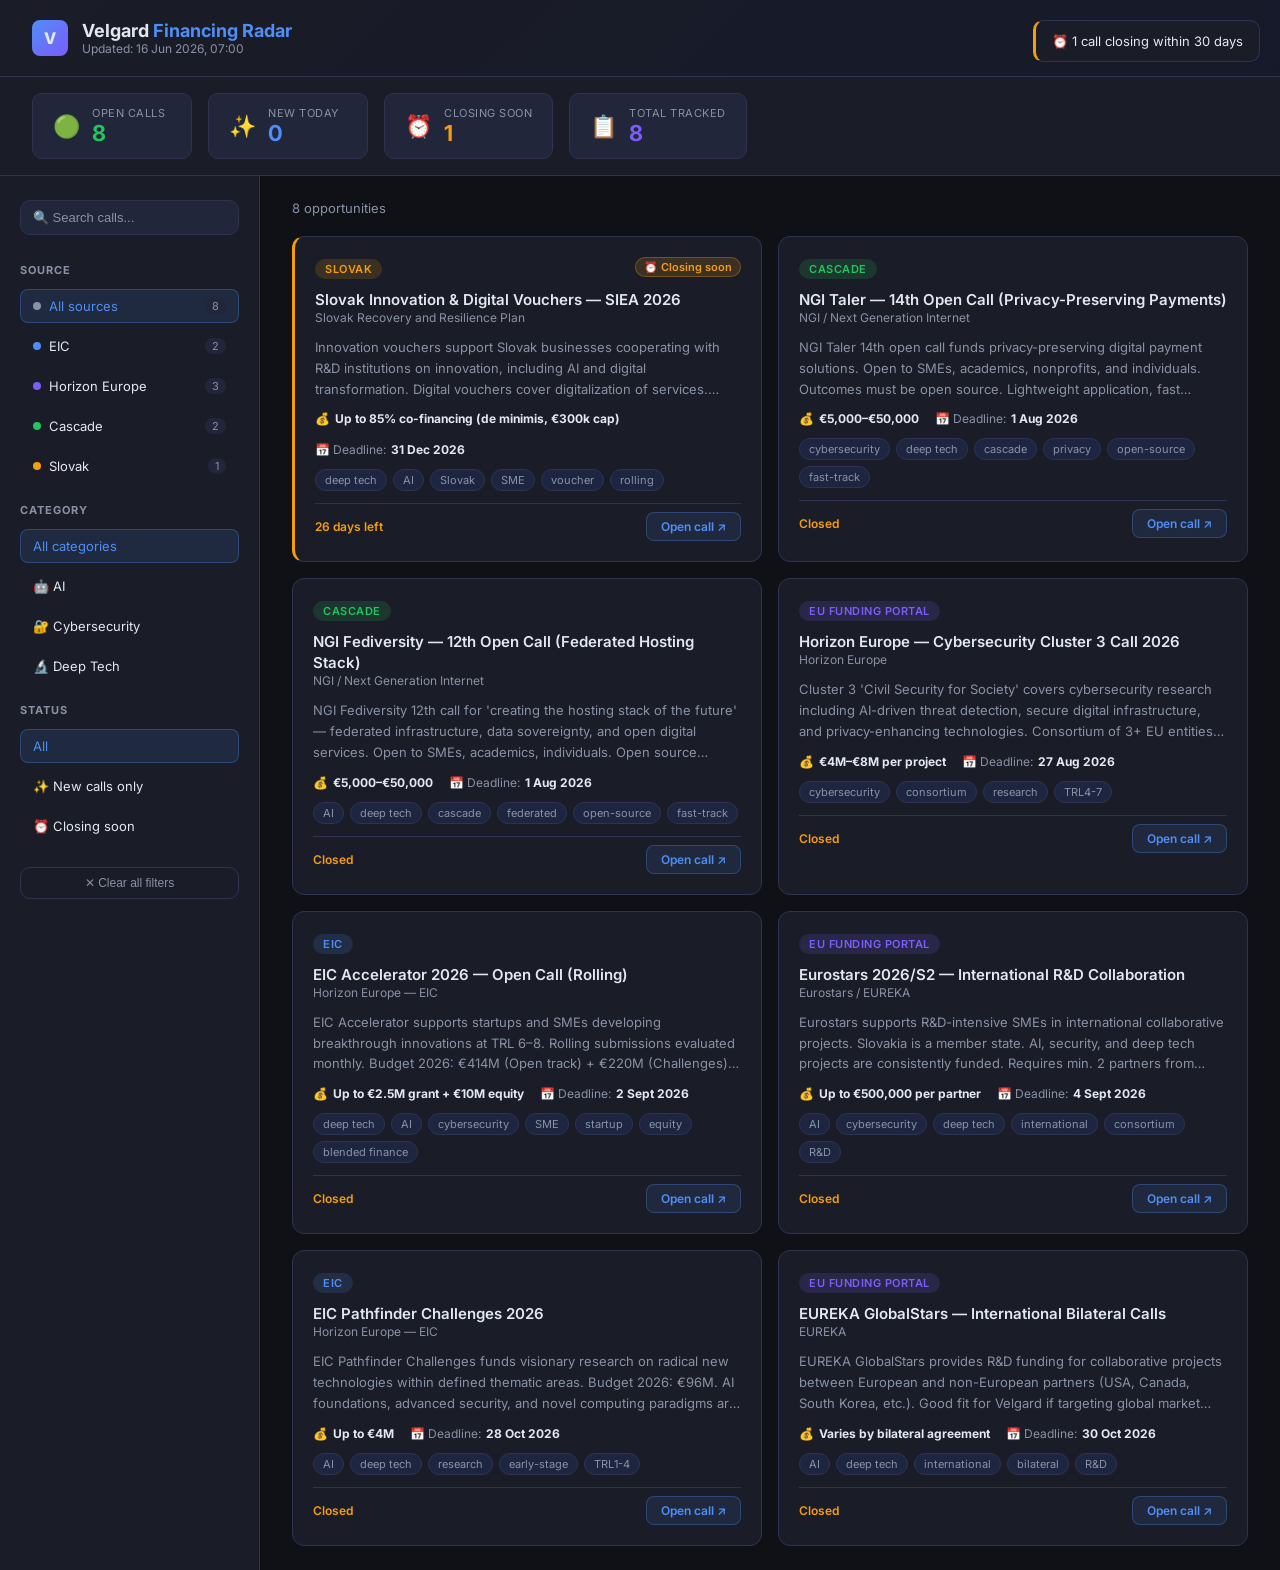
<file: index.html>
<!DOCTYPE html>
<html lang="en">
<head>
  <meta charset="UTF-8" />
  <meta name="viewport" content="width=device-width, initial-scale=1.0"/>
  <title>Velgard — European Financing Radar</title>
  <link rel="preconnect" href="https://fonts.googleapis.com">
  <link href="https://fonts.googleapis.com/css2?family=Inter:wght@400;500;600;700;800&display=swap" rel="stylesheet">
  <link rel="stylesheet" href="style.css"/>
</head>
<body>

<!-- Header -->
<header class="header">
  <div class="header-left">
    <div class="logo">V</div>
    <div>
      <h1>Velgard <span>Financing Radar</span></h1>
      <div class="last-updated" id="last-updated">Loading...</div>
    </div>
  </div>
  <div class="header-right">
    <button class="refresh-btn" onclick="loadData()">↻ Refresh</button>
  </div>
</header>

<!-- Stats bar -->
<div class="stats-bar">
  <div class="stat-card">
    <div class="stat-icon">🟢</div>
    <div>
      <div class="stat-label">Open calls</div>
      <div class="stat-value green" id="stat-open">—</div>
    </div>
  </div>
  <div class="stat-card">
    <div class="stat-icon">✨</div>
    <div>
      <div class="stat-label">New today</div>
      <div class="stat-value blue" id="stat-new">—</div>
    </div>
  </div>
  <div class="stat-card">
    <div class="stat-icon">⏰</div>
    <div>
      <div class="stat-label">Closing soon</div>
      <div class="stat-value yellow" id="stat-closing">—</div>
    </div>
  </div>
  <div class="stat-card">
    <div class="stat-icon">📋</div>
    <div>
      <div class="stat-label">Total tracked</div>
      <div class="stat-value purple" id="stat-total">—</div>
    </div>
  </div>
</div>

<!-- Main layout -->
<div class="main">

  <!-- Sidebar -->
  <aside class="sidebar">

    <input
      type="text"
      class="search-input"
      id="search-input"
      placeholder="🔍 Search calls..."
    />

    <h3>Source</h3>
    <div class="filter-group">
      <div class="filter-chip active" data-source-filter="all" onclick="setSourceFilter('all')">
        <span class="dot dot-all"></span> All sources
        <span class="filter-count" data-count-source="all">—</span>
      </div>
      <div class="filter-chip" data-source-filter="EIC" onclick="setSourceFilter('EIC')">
        <span class="dot dot-eic"></span> EIC
        <span class="filter-count" data-count-source="EIC">—</span>
      </div>
      <div class="filter-chip" data-source-filter="EU Funding Portal" onclick="setSourceFilter('EU Funding Portal')">
        <span class="dot dot-horizon"></span> Horizon Europe
        <span class="filter-count" data-count-source="EU Funding Portal">—</span>
      </div>
      <div class="filter-chip" data-source-filter="Cascade" onclick="setSourceFilter('Cascade')">
        <span class="dot dot-cascade"></span> Cascade
        <span class="filter-count" data-count-source="Cascade">—</span>
      </div>
      <div class="filter-chip" data-source-filter="Slovak" onclick="setSourceFilter('Slovak')">
        <span class="dot dot-slovak"></span> Slovak
        <span class="filter-count" data-count-source="Slovak">—</span>
      </div>
    </div>

    <h3>Category</h3>
    <div class="filter-group">
      <div class="filter-chip active" data-cat-filter="all" onclick="setCategoryFilter('all')">
        All categories
      </div>
      <div class="filter-chip" data-cat-filter="AI" onclick="setCategoryFilter('AI')">
        🤖 AI
      </div>
      <div class="filter-chip" data-cat-filter="cybersecurity" onclick="setCategoryFilter('cybersecurity')">
        🔐 Cybersecurity
      </div>
      <div class="filter-chip" data-cat-filter="deep tech" onclick="setCategoryFilter('deep tech')">
        🔬 Deep Tech
      </div>
    </div>

    <h3>Status</h3>
    <div class="filter-group">
      <div class="filter-chip active" data-status-filter="all" onclick="setStatusFilter('all')">
        All
      </div>
      <div class="filter-chip" data-status-filter="new" onclick="setStatusFilter('new')">
        ✨ New calls only
      </div>
      <div class="filter-chip" data-status-filter="closing" onclick="setStatusFilter('closing')">
        ⏰ Closing soon
      </div>
    </div>

    <button class="clear-btn" onclick="clearFilters()">✕ Clear all filters</button>

  </aside>

  <!-- Content -->
  <main class="content">
    <div class="content-header">
      <div class="results-count" id="results-count">Loading...</div>
    </div>
    <div class="cards-grid" id="cards-grid">
      <div class="empty-state"><div class="icon">⏳</div><h3>Loading opportunities...</h3></div>
    </div>
  </main>

</div>

<!-- Modal -->
<div class="modal-overlay" id="modal-overlay">
  <div class="modal" id="modal"></div>
</div>

<!-- Toast notifications -->
<div class="toast-container" id="toast-container"></div>

<script src="data/data.js"></script>
<script src="app.js"></script>
</body>
</html>
</file>
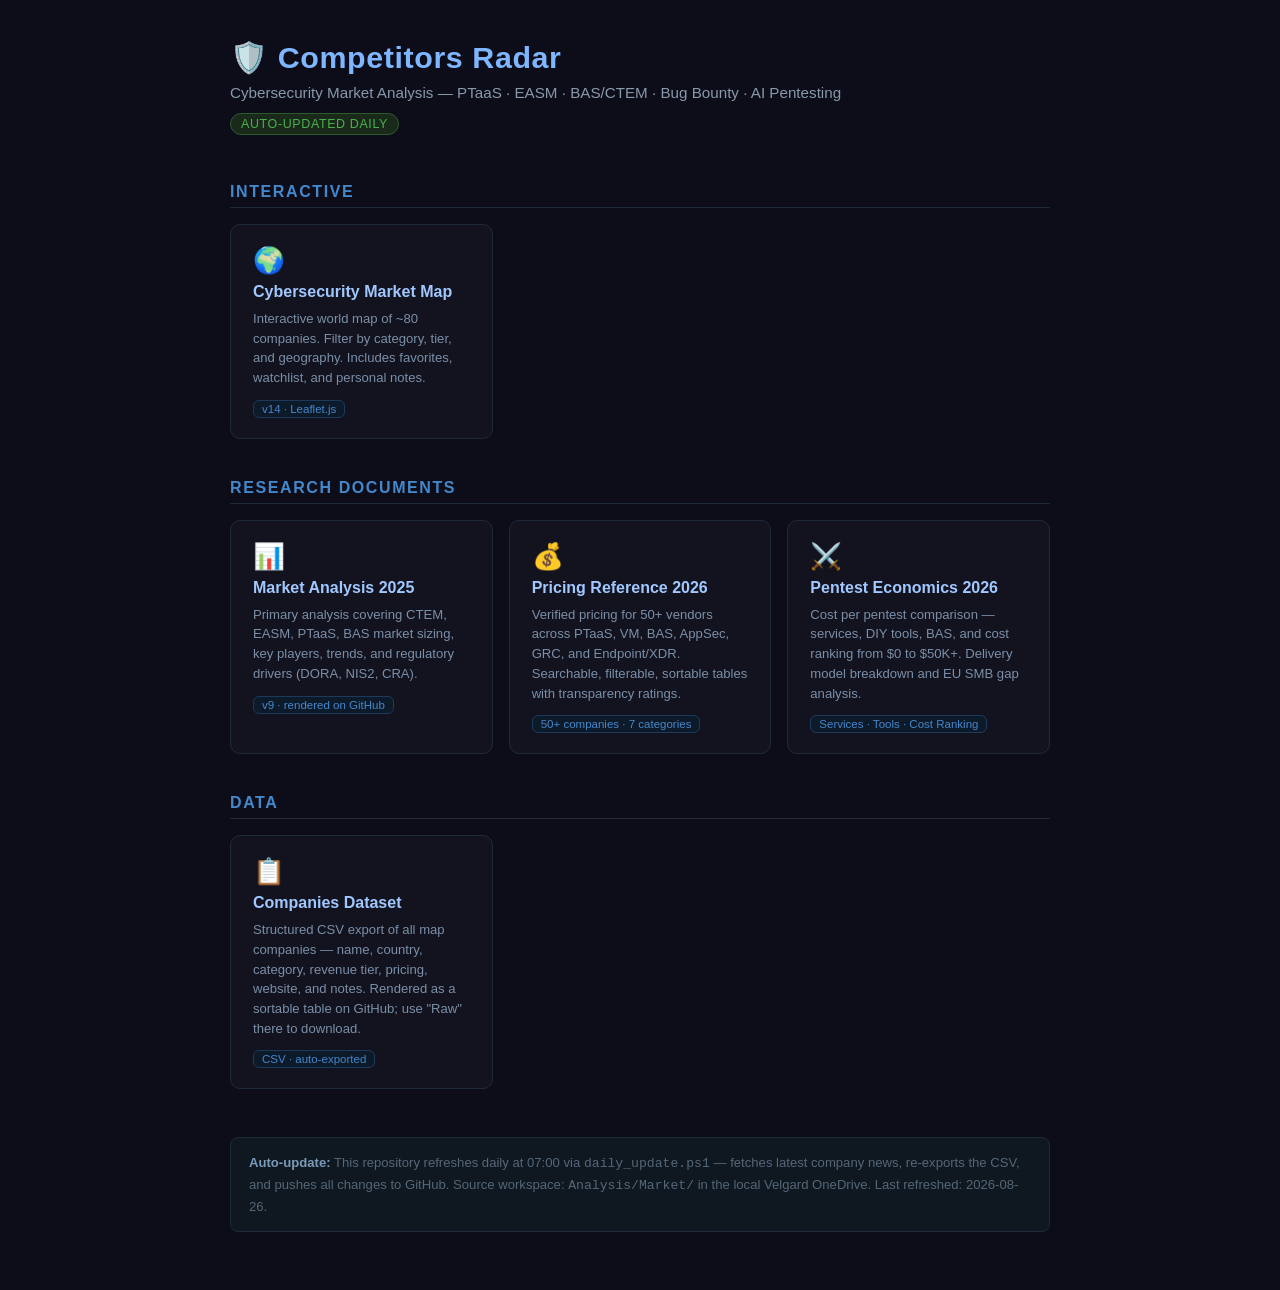
<file: Competitors_Radar/index.html>
<!DOCTYPE html>
<html lang="en">
<head>
<meta charset="utf-8"/>
<meta name="viewport" content="width=device-width, initial-scale=1"/>
<title>Competitors Radar — Cybersecurity Market Analysis</title>
<style>
  *, *::before, *::after { box-sizing: border-box; margin: 0; padding: 0; }
  body {
    background: #0d0d1a;
    color: #c8d8f0;
    font-family: 'Segoe UI', Arial, sans-serif;
    min-height: 100vh;
    padding: 40px 24px 60px;
  }
  .container { max-width: 820px; margin: 0 auto; }

  header { margin-bottom: 48px; }
  h1 { font-size: 1.9rem; font-weight: 700; color: #7eb6ff; letter-spacing: .02em; }
  .subtitle { margin-top: 8px; color: #8899aa; font-size: .95rem; }
  .badge {
    display: inline-block; margin-top: 12px;
    background: #1a2a1a; color: #4caf50; border: 1px solid #2d5a2d;
    padding: 3px 10px; border-radius: 12px; font-size: .78rem; letter-spacing: .05em;
  }

  .card-grid { display: grid; grid-template-columns: repeat(auto-fill, minmax(240px, 1fr)); gap: 16px; }

  .card {
    background: #13131f;
    border: 1px solid #1e2a3a;
    border-radius: 10px;
    padding: 20px 22px;
    text-decoration: none;
    color: inherit;
    transition: border-color .18s, background .18s;
    display: flex; flex-direction: column; gap: 8px;
  }
  .card:hover { border-color: #4488cc; background: #161625; }
  .card-icon { font-size: 1.6rem; }
  .card-title { font-size: 1rem; font-weight: 600; color: #a0c8ff; }
  .card-desc { font-size: .82rem; color: #7a8fa8; line-height: 1.5; }
  .card-tag {
    font-size: .72rem; color: #4488cc; background: #0d1a2a;
    border: 1px solid #1e3a5a; border-radius: 6px;
    padding: 2px 8px; align-self: flex-start; margin-top: 4px;
  }

  section { margin-bottom: 40px; }
  section h2 {
    font-size: 1rem; font-weight: 600; color: #4488cc;
    text-transform: uppercase; letter-spacing: .1em;
    margin-bottom: 16px; padding-bottom: 6px;
    border-bottom: 1px solid #1e2a3a;
  }

  .update-note {
    margin-top: 48px; padding: 14px 18px;
    background: #0f1820; border: 1px solid #1e2a3a; border-radius: 8px;
    font-size: .82rem; color: #556677; line-height: 1.6;
  }
  .update-note strong { color: #7a9ab8; }
</style>
</head>
<body>
<div class="container">

  <header>
    <h1>🛡️ Competitors Radar</h1>
    <p class="subtitle">Cybersecurity Market Analysis — PTaaS · EASM · BAS/CTEM · Bug Bounty · AI Pentesting</p>
    <span class="badge">AUTO-UPDATED DAILY</span>
  </header>

  <section>
    <h2>Interactive</h2>
    <div class="card-grid">
      <a class="card" href="map/CyberSecurity_Map_v14.html">
        <span class="card-icon">🌍</span>
        <span class="card-title">Cybersecurity Market Map</span>
        <span class="card-desc">Interactive world map of ~80 companies. Filter by category, tier, and geography. Includes favorites, watchlist, and personal notes.</span>
        <span class="card-tag">v14 · Leaflet.js</span>
      </a>
    </div>
  </section>

  <section>
    <h2>Research Documents</h2>
    <div class="card-grid">
      <a class="card" href="https://github.com/Velgard-SK/Analyses/blob/main/Competitors_Radar/research/Cybersecurity_Market_Analysis_2025.md">
        <span class="card-icon">📊</span>
        <span class="card-title">Market Analysis 2025</span>
        <span class="card-desc">Primary analysis covering CTEM, EASM, PTaaS, BAS market sizing, key players, trends, and regulatory drivers (DORA, NIS2, CRA).</span>
        <span class="card-tag">v9 · rendered on GitHub</span>
      </a>
      <a class="card" href="pricing_reference.html">
        <span class="card-icon">💰</span>
        <span class="card-title">Pricing Reference 2026</span>
        <span class="card-desc">Verified pricing for 50+ vendors across PTaaS, VM, BAS, AppSec, GRC, and Endpoint/XDR. Searchable, filterable, sortable tables with transparency ratings.</span>
        <span class="card-tag">50+ companies · 7 categories</span>
      </a>
      <a class="card" href="pentest_economics.html">
        <span class="card-icon">⚔️</span>
        <span class="card-title">Pentest Economics 2026</span>
        <span class="card-desc">Cost per pentest comparison — services, DIY tools, BAS, and cost ranking from $0 to $50K+. Delivery model breakdown and EU SMB gap analysis.</span>
        <span class="card-tag">Services · Tools · Cost Ranking</span>
      </a>
    </div>
  </section>

  <section>
    <h2>Data</h2>
    <div class="card-grid">
      <a class="card" href="https://github.com/Velgard-SK/Analyses/blob/main/Competitors_Radar/data/CyberSecurity_Companies_2025.csv">
        <span class="card-icon">📋</span>
        <span class="card-title">Companies Dataset</span>
        <span class="card-desc">Structured CSV export of all map companies — name, country, category, revenue tier, pricing, website, and notes. Rendered as a sortable table on GitHub; use "Raw" there to download.</span>
        <span class="card-tag">CSV · auto-exported</span>
      </a>
    </div>
  </section>

  <div class="update-note">
    <strong>Auto-update:</strong> This repository refreshes daily at 07:00 via <code>daily_update.ps1</code> —
    fetches latest company news, re-exports the CSV, and pushes all changes to GitHub.
    Source workspace: <code>Analysis/Market/</code> in the local Velgard OneDrive.
    Last refreshed: <span id="last-updated">2026-08-26</span>.
  </div>

</div>
</body>
</html>
</file>
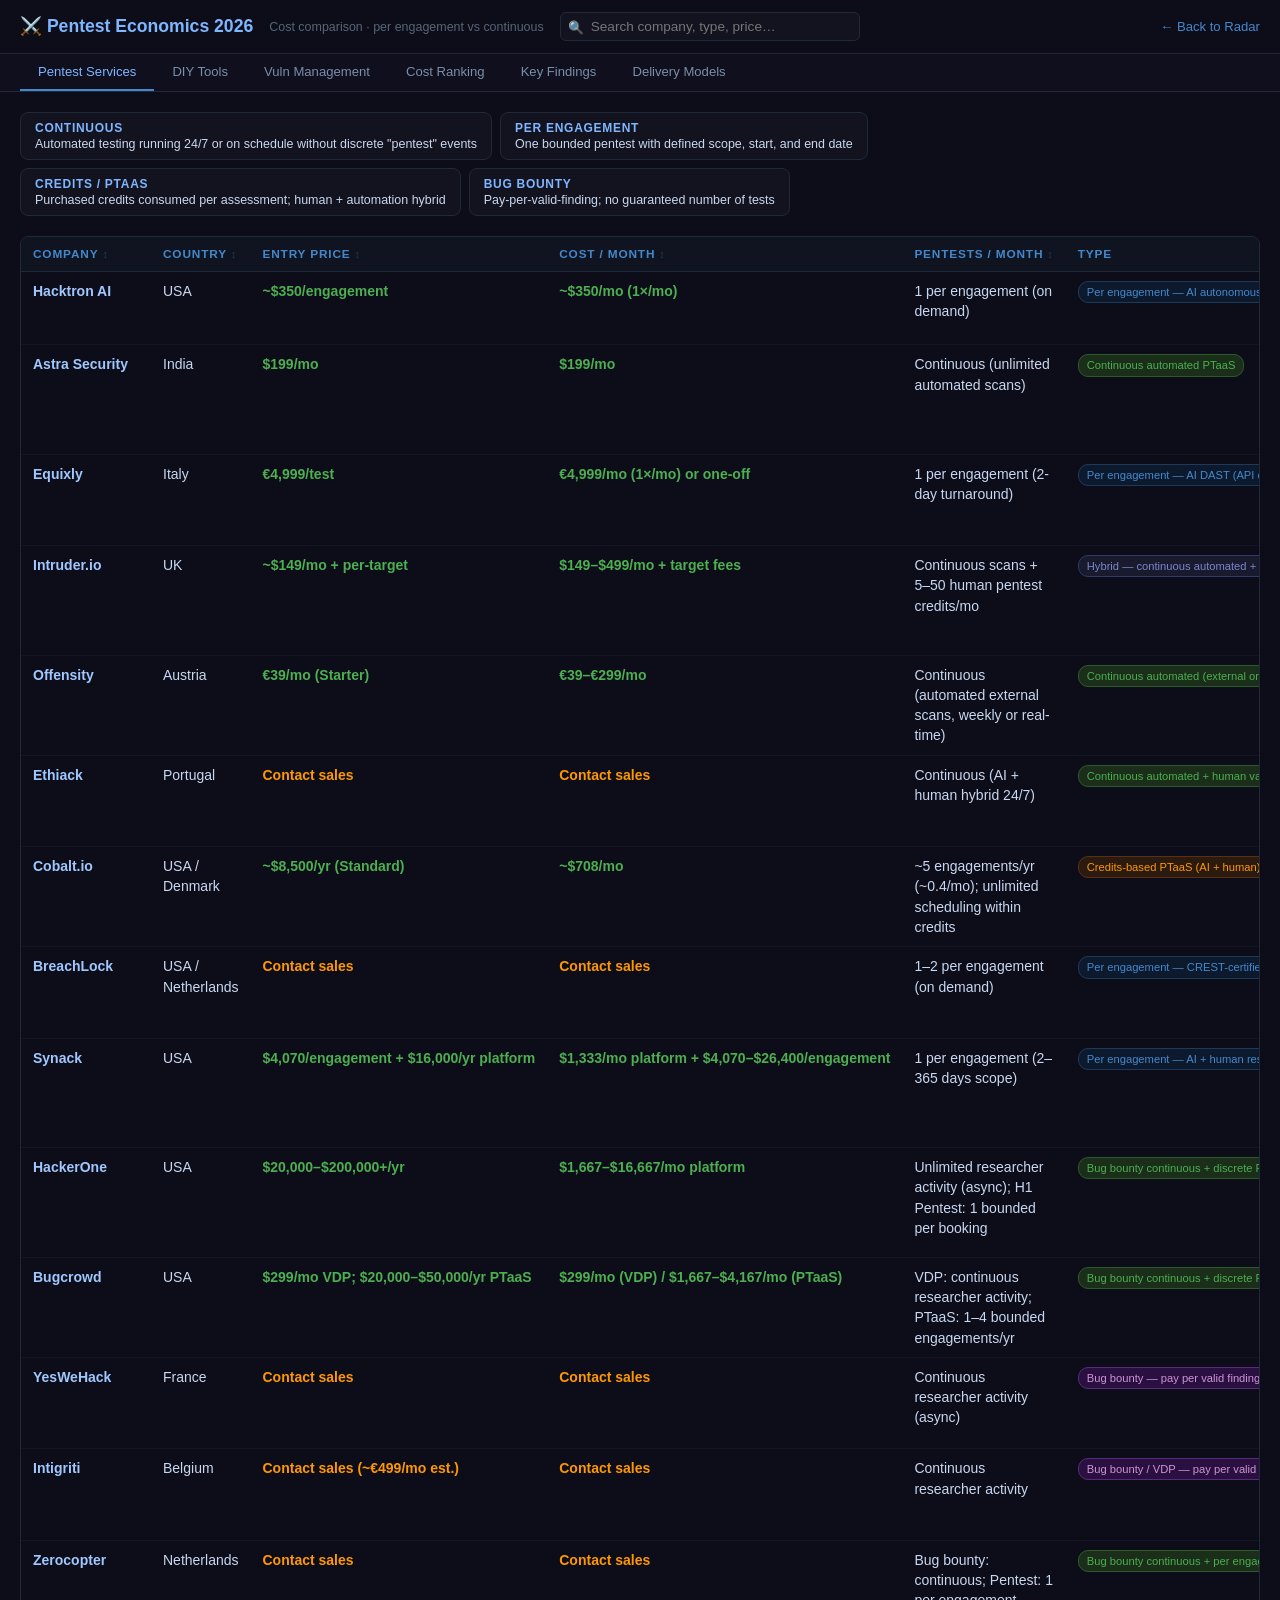
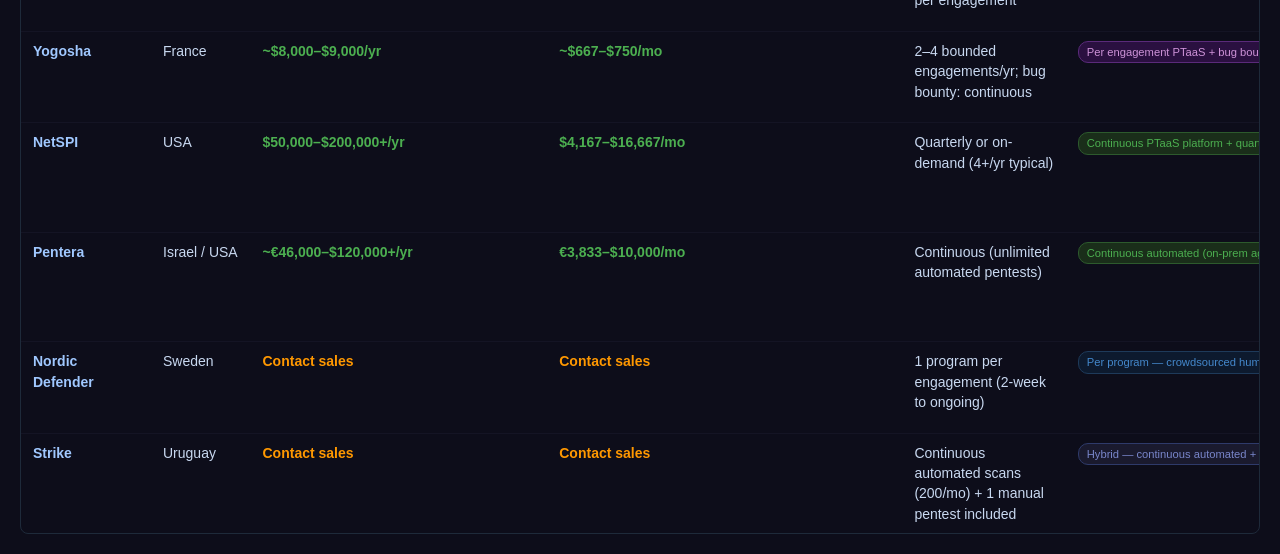
<file: Competitors_Radar/pentest_economics.html>
<!DOCTYPE html>
<html lang="en">
<head>
<meta charset="utf-8"/>
<meta name="viewport" content="width=device-width, initial-scale=1"/>
<title>Pentest Economics 2026</title>
<style>
*,*::before,*::after{box-sizing:border-box;margin:0;padding:0}
body{background:#0d0d1a;color:#c8d8f0;font-family:'Segoe UI',Arial,sans-serif;font-size:14px;min-height:100vh}

.topbar{position:sticky;top:0;z-index:100;background:#0d0d1a;border-bottom:1px solid #1e2a3a;padding:12px 20px;display:flex;align-items:center;gap:16px;flex-wrap:wrap}
.topbar h1{font-size:1.1rem;font-weight:700;color:#7eb6ff;white-space:nowrap}
.topbar .meta{font-size:.78rem;color:#556677}
.search-wrap{flex:1;min-width:180px;max-width:300px;position:relative}
.search-wrap input{width:100%;background:#13131f;border:1px solid #1e2a3a;border-radius:6px;padding:6px 10px 6px 30px;color:#c8d8f0;font-size:.85rem;outline:none}
.search-wrap input:focus{border-color:#4488cc}
.search-wrap::before{content:'🔍';position:absolute;left:8px;top:50%;transform:translateY(-50%);font-size:.8rem;pointer-events:none}
.back-link{color:#4488cc;text-decoration:none;font-size:.82rem;margin-left:auto;white-space:nowrap}
.back-link:hover{color:#7eb6ff}

.tab-nav{display:flex;gap:0;overflow-x:auto;border-bottom:1px solid #1e2a3a;background:#0f0f1e;padding:0 20px;scrollbar-width:none}
.tab-nav::-webkit-scrollbar{display:none}
.tab-btn{background:none;border:none;border-bottom:2px solid transparent;color:#7a8fa8;font-size:.82rem;padding:10px 18px;cursor:pointer;white-space:nowrap;transition:color .15s,border-color .15s}
.tab-btn:hover{color:#a0c8ff}
.tab-btn.active{color:#7eb6ff;border-bottom-color:#4488cc}

.content{padding:20px}
.section{display:none}
.section.visible{display:block}

/* definition pills */
.defs{display:flex;flex-wrap:wrap;gap:8px;margin-bottom:20px}
.def-pill{background:#13131f;border:1px solid #1e2a3a;border-radius:8px;padding:8px 14px;font-size:.78rem}
.def-pill strong{color:#7eb6ff;display:block;margin-bottom:2px;font-size:.75rem;text-transform:uppercase;letter-spacing:.06em}

/* table */
.table-wrap{overflow-x:auto;border:1px solid #1e2a3a;border-radius:8px;margin-top:4px}
table{width:100%;border-collapse:collapse;min-width:700px}
thead{position:sticky;top:0;z-index:10}
th{background:#0f1420;color:#4488cc;font-size:.74rem;font-weight:600;text-transform:uppercase;letter-spacing:.07em;padding:10px 12px;text-align:left;border-bottom:1px solid #1e2a3a;cursor:pointer;white-space:nowrap;user-select:none}
th:hover{color:#7eb6ff}
th .si{margin-left:4px;opacity:.35;font-size:.7rem}
th.s-asc .si::after{content:'▲';opacity:1}
th.s-desc .si::after{content:'▼';opacity:1}
th:not(.s-asc):not(.s-desc) .si::after{content:'↕'}
td{padding:9px 12px;border-bottom:1px solid #141424;vertical-align:top;line-height:1.45}
tr:last-child td{border-bottom:none}
tr:hover td{background:#111120}
tr.hidden-row{display:none}
td.c-company{font-weight:600;color:#a0c8ff;min-width:130px}
td.c-price{font-weight:700;color:#4caf50;white-space:nowrap}
td.c-free{font-weight:700;color:#4fc3f7}
td.c-contact{font-weight:600;color:#ff9800}
td.c-month{color:#c8d8f0}
td.c-note{font-size:.78rem;color:#7a8fa8}
td.c-type{font-size:.78rem}

/* type badge */
.type-badge{display:inline-block;padding:2px 8px;border-radius:10px;font-size:.7rem;white-space:nowrap}
.tb-continuous{background:#1a2e1a;color:#4caf50;border:1px solid #2d5a2d}
.tb-engagement{background:#0d1a2e;color:#4488cc;border:1px solid #1e3a5a}
.tb-tool{background:#2a2a10;color:#ffc107;border:1px solid #5a4a00}
.tb-bugbounty{background:#2a1040;color:#ce93d8;border:1px solid #5a2a7a}
.tb-bas{background:#2a1a10;color:#ff9800;border:1px solid #5a3010}
.tb-hybrid{background:#1a1a2e;color:#7986cb;border:1px solid #2e3a6a}

/* cost ranking bar chart */
.rank-section{margin-top:4px}
.rank-item{display:flex;align-items:center;gap:12px;margin-bottom:8px;padding:8px 12px;background:#13131f;border:1px solid #1e2a3a;border-radius:6px}
.rank-company{min-width:160px;font-weight:600;color:#a0c8ff;font-size:.85rem}
.rank-price{min-width:170px;font-weight:700;color:#4caf50;font-size:.85rem;white-space:nowrap}
.rank-bar-wrap{flex:1;background:#0f0f1e;border-radius:4px;height:8px;overflow:hidden}
.rank-bar{height:100%;border-radius:4px;background:linear-gradient(90deg,#4488cc,#4caf50);transition:width .3s}
.rank-type{min-width:120px;font-size:.72rem;color:#7a8fa8}
.rank-human{color:#ce93d8;font-size:.72rem;min-width:80px}

/* insight cards */
.insight-grid{display:grid;grid-template-columns:repeat(auto-fill,minmax(260px,1fr));gap:14px}
.insight-card{background:#13131f;border:1px solid #1e2a3a;border-radius:8px;padding:16px}
.insight-q{font-size:.75rem;color:#556677;text-transform:uppercase;letter-spacing:.08em;margin-bottom:4px}
.insight-a{font-size:.88rem;color:#c8d8f0;font-weight:600;margin-bottom:4px}
.insight-detail{font-size:.78rem;color:#8899aa;line-height:1.5}

/* model breakdown */
.model-grid{display:grid;grid-template-columns:repeat(auto-fill,minmax(220px,1fr));gap:12px;margin-top:4px}
.model-card{background:#13131f;border:1px solid #1e2a3a;border-radius:8px;padding:14px}
.model-title{font-size:.85rem;font-weight:700;margin-bottom:8px}
.model-vendors{font-size:.78rem;color:#7a8fa8;line-height:1.8}
.model-for{font-size:.75rem;color:#556677;margin-top:6px;padding-top:6px;border-top:1px solid #1e2a3a}

.section-note{background:#10101e;border:1px solid #1e2a3a;border-radius:6px;padding:10px 14px;font-size:.8rem;color:#7a8fa8;margin-bottom:14px;line-height:1.5}
.section-note strong{color:#a0c8ff}
</style>
</head>
<body>

<div class="topbar">
  <h1>⚔️ Pentest Economics 2026</h1>
  <span class="meta">Cost comparison · per engagement vs continuous</span>
  <div class="search-wrap">
    <input type="text" id="gsearch" placeholder="Search company, type, price…" oninput="filterAll()"/>
  </div>
  <a class="back-link" href="index.html">← Back to Radar</a>
</div>

<div class="tab-nav">
  <button class="tab-btn active" onclick="sw('services',this)">Pentest Services</button>
  <button class="tab-btn" onclick="sw('tools',this)">DIY Tools</button>
  <button class="tab-btn" onclick="sw('vm',this)">Vuln Management</button>
  <button class="tab-btn" onclick="sw('ranking',this)">Cost Ranking</button>
  <button class="tab-btn" onclick="sw('insights',this)">Key Findings</button>
  <button class="tab-btn" onclick="sw('models',this)">Delivery Models</button>
</div>

<div class="content">

<!-- PENTEST SERVICES -->
<div class="section visible" id="section-services">
  <div class="defs">
    <div class="def-pill"><strong>Continuous</strong>Automated testing running 24/7 or on schedule without discrete "pentest" events</div>
    <div class="def-pill"><strong>Per Engagement</strong>One bounded pentest with defined scope, start, and end date</div>
    <div class="def-pill"><strong>Credits / PTaaS</strong>Purchased credits consumed per assessment; human + automation hybrid</div>
    <div class="def-pill"><strong>Bug Bounty</strong>Pay-per-valid-finding; no guaranteed number of tests</div>
  </div>
  <div class="table-wrap">
    <table id="svc-table">
      <thead><tr>
        <th onclick="sortT('svc-table',0)">Company<span class="si"></span></th>
        <th onclick="sortT('svc-table',1)">Country<span class="si"></span></th>
        <th onclick="sortT('svc-table',2,true)">Entry Price<span class="si"></span></th>
        <th onclick="sortT('svc-table',3,true)">Cost / Month<span class="si"></span></th>
        <th onclick="sortT('svc-table',4)">Pentests / Month<span class="si"></span></th>
        <th>Type</th>
        <th>Additional Services</th>
      </tr></thead>
      <tbody id="svc-tbody"></tbody>
    </table>
  </div>
</div>

<!-- DIY TOOLS -->
<div class="section" id="section-tools">
  <div class="section-note"><strong>Note:</strong> These are software platforms — you perform the testing yourself. Cost per pentest depends entirely on your team's capacity and skills. No testing service is included.</div>
  <div class="table-wrap">
    <table id="tool-table">
      <thead><tr>
        <th onclick="sortT('tool-table',0)">Company<span class="si"></span></th>
        <th onclick="sortT('tool-table',1)">Country<span class="si"></span></th>
        <th onclick="sortT('tool-table',2,true)">Entry Price<span class="si"></span></th>
        <th onclick="sortT('tool-table',3,true)">Cost / Month<span class="si"></span></th>
        <th onclick="sortT('tool-table',4)">Pentests / Month<span class="si"></span></th>
        <th>Type</th>
        <th>Capabilities</th>
      </tr></thead>
      <tbody id="tool-tbody"></tbody>
    </table>
  </div>
</div>

<!-- VULN MANAGEMENT -->
<div class="section" id="section-vm">
  <div class="section-note"><strong>Not pentesting</strong> — these platforms find vulnerabilities but do <strong>not</strong> conduct penetration tests. Included for completeness as they are frequently confused with PTaaS.</div>
  <div class="table-wrap">
    <table id="vm-table">
      <thead><tr>
        <th onclick="sortT('vm-table',0)">Company<span class="si"></span></th>
        <th onclick="sortT('vm-table',1)">Country<span class="si"></span></th>
        <th onclick="sortT('vm-table',2,true)">Entry Price<span class="si"></span></th>
        <th onclick="sortT('vm-table',3,true)">Cost / Month<span class="si"></span></th>
        <th onclick="sortT('vm-table',4)">Scans / Month<span class="si"></span></th>
        <th>Type</th>
        <th>Key Limitation vs Pentest</th>
      </tr></thead>
      <tbody id="vm-tbody"></tbody>
    </table>
  </div>
</div>

<!-- COST RANKING -->
<div class="section" id="section-ranking">
  <div class="section-note">Cost per <strong>one pentest engagement</strong> or equivalent monthly commitment, sorted low → high.</div>
  <div class="rank-section" id="rank-list"></div>
</div>

<!-- KEY FINDINGS -->
<div class="section" id="section-insights">
  <div class="insight-grid" id="insight-grid"></div>
</div>

<!-- DELIVERY MODELS -->
<div class="section" id="section-models">
  <div class="model-grid" id="model-grid"></div>
</div>

</div>

<script>
// ── TYPE BADGE ────────────────────────────────────────────────────────────────
function typeBadge(t){
  if(!t) return '';
  let cls='tb-engagement', label=t;
  // hybrid first: labels like "Hybrid — continuous automated" must not fall into the continuous bucket
  if(/hybrid/i.test(t)) cls='tb-hybrid';
  else if(/continuous/i.test(t)) cls='tb-continuous';
  else if(/tool/i.test(t)) cls='tb-tool';
  else if(/bug bounty/i.test(t)) cls='tb-bugbounty';
  else if(/BAS|simulation/i.test(t)) cls='tb-bas';
  return `<span class="type-badge ${cls}">${label}</span>`;
}

// ── DATA ─────────────────────────────────────────────────────────────────────
const SVC = [
  ['Hacktron AI','USA','~$350/engagement','~$350/mo (1×/mo)','1 per engagement (on demand)','Per engagement — AI autonomous','AI-generated fix guidance; comparable to $20K–$30K manual scope per claim'],
  ['Astra Security','India','$199/mo','$199/mo','Continuous (unlimited automated scans)','Continuous automated PTaaS','CI/CD integration, OWASP+, collaboration workspace, free rescans after fix; compliance-ready reports'],
  ['Equixly','Italy','€4,999/test','€4,999/mo (1×/mo) or one-off','1 per engagement (2-day turnaround)','Per engagement — AI DAST (API only)','Blackbox/greybox, full audit report, remediation guidance, endpoint dependency mapping'],
  ['Intruder.io','UK','~$149/mo + per-target','$149–$499/mo + target fees','Continuous scans + 5–50 human pentest credits/mo','Hybrid — continuous automated + discrete PTaaS credits','ASM, cloud account scanning, AI analyst, container scanning; credits usable for manual pentest engagements'],
  ['Offensity','Austria','€39/mo (Starter)','€39–€299/mo','Continuous (automated external scans, weekly or real-time)','Continuous automated (external only)','Starter: SSL/TLS monitoring, scan history; RED plan: 4 days/mo human pentesting included'],
  ['Ethiack','Portugal','Contact sales','Contact sales','Continuous (AI + human hybrid 24/7)','Continuous automated + human validation','Attack surface mapping, compliance reporting, remediation guidance; Launch ~€1,790/yr'],
  ['Cobalt.io','USA / Denmark','~$8,500/yr (Standard)','~$708/mo','~5 engagements/yr (~0.4/mo); unlimited scheduling within credits','Credits-based PTaaS (AI + human)','6–12 month retesting; CSM; live collaboration; ASM + DAST add-ons; 1 credit = 8 hrs of testing'],
  ['BreachLock','USA / Netherlands','Contact sales','Contact sales','1–2 per engagement (on demand)','Per engagement — CREST-certified manual','Audit-ready reports, free re-test (1–2×), unlimited remediation support during engagement'],
  ['Synack','USA','$4,070/engagement + $16,000/yr platform','$1,333/mo platform + $4,070–$26,400/engagement','1 per engagement (2–365 days scope)','Per engagement — AI + human researcher crowd','Platform subscription mandatory; compliance reports; vulnerability analytics; Sara AI-led from $4,070'],
  ['HackerOne','USA','$20,000–$200,000+/yr','$1,667–$16,667/mo platform','Unlimited researcher activity (async); H1 Pentest: 1 bounded per booking','Bug bounty continuous + discrete PTaaS','AI-assisted triage; VDP; compliance; H1 Agentic Pentest; 300K+ researcher community; bounty payouts separate'],
  ['Bugcrowd','USA','$299/mo VDP; $20,000–$50,000/yr PTaaS','$299/mo (VDP) / $1,667–$4,167/mo (PTaaS)','VDP: continuous researcher activity; PTaaS: 1–4 bounded engagements/yr','Bug bounty continuous + discrete PTaaS','Managed triage; 150,000+ researcher community; VDP free tier; setup fee $5K–$20K'],
  ['YesWeHack','France','Contact sales','Contact sales','Continuous researcher activity (async)','Bug bounty — pay per valid finding','Managed triage (to quota); VDP; 90,000+ vetted researchers; DOJO training; API'],
  ['Intigriti','Belgium','Contact sales (~€499/mo est.)','Contact sales','Continuous researcher activity','Bug bounty / VDP — pay per valid finding','Triage management; hybrid pentest; ASM; Jira/Slack/SSO; 100,000+ researchers'],
  ['Zerocopter','Netherlands','Contact sales','Contact sales','Bug bounty: continuous; Pentest: 1 per engagement','Bug bounty continuous + per engagement pentest','"No cure, no pay" model; Hacksclusive delivery platform; managed by Zerocopter team'],
  ['Yogosha','France','~$8,000–$9,000/yr','~$667–$750/mo','2–4 bounded engagements/yr; bug bounty: continuous','Per engagement PTaaS + bug bounty','Private researcher pool; fixed-cost audits; bug bounty pay-per-finding; EU-focused'],
  ['NetSPI','USA','$50,000–$200,000+/yr','$4,167–$16,667/mo','Quarterly or on-demand (4+/yr typical)','Continuous PTaaS platform + quarterly engagements','Continuous pentest platform; asset-based; compliance reporting; dedicated team; top US bank clients'],
  ['Pentera','Israel / USA','~€46,000–$120,000+/yr','€3,833–$10,000/mo','Continuous (unlimited automated pentests)','Continuous automated (on-prem agent)','Ransomware resilience testing; attack path chaining; remediation prioritization; on-prem deployment'],
  ['Nordic Defender','Sweden','Contact sales','Contact sales','1 program per engagement (2-week to ongoing)','Per program — crowdsourced human + moderated','Standard: 3 pentesters; Premium: 5 pentesters; VIP: rotating crowd + quarterly assessments'],
  ['Strike','Uruguay','Contact sales','Contact sales','Continuous automated scans (200/mo) + 1 manual pentest included','Hybrid — continuous automated + 1 manual pentest/yr','Vuln manager, compliance reports (SOC 2, ISO 27001); 50% cashback SLA if no critical vulns'],
];

const TOOLS = [
  ['PortSwigger (Burp Suite Pro)','UK','$499/user/yr','$42/user/mo','Unlimited (DIY web app pentests)','Tool — web app manual + automated','Proxy intercept, scanner, intruder, Burp AI, extensibility (BApps), Web Security Academy'],
  ['Pentest-Tools.com','Romania','$95/user/mo (NetSec)','$95–$190/user/mo','Unlimited (DIY tool-based)','Tool — network + web app scanners','20+ integrated tools, exploitation modules, report generation, Burp import, team workspaces'],
  ['Aikido Security','Belgium','$0–$1,050/mo flat','$0–$1,050/mo','Continuous automated (unlimited)','Tool / platform — DevSecOps SAST+DAST+SCA','Code scanning, container, cloud, secrets, API — developer-first; no manual pentest service'],
  ['Snyk','USA','$0–$25/dev/mo','$0–$25/dev/mo','Continuous automated (unlimited scans)','Tool — SAST, SCA, DAST, IaC','Fix PRs, AI remediation, IDE plugins, CI/CD integrations; developer security platform'],
  ['Detectify','Sweden','~$85/mo entry','~$85–$420/mo','Continuous (automated, scheduled)','Tool — DAST + ASM','Deep scanning, asset monitoring, subdomain discovery; real-time vulnerability alerts'],
  ['Greenbone (OpenVAS)','Germany','€0–€2,450/yr','€0–€204/mo','Continuous automated (network vuln scans)','Tool — network vulnerability scanner','Enterprise feed (10,000+ vuln checks), appliances, OT/ICS support'],
  ['Enginsight','Germany','€8.91/mo','€8.91–€26.99/mo + modules','Continuous automated (network + web)','Tool — all-in-one SME security platform','VM, SIEM, patch management, pentest module (€139.64/mo add-on), EDR; modular'],
  ['Trickest','Serbia','$0 (Community)','$0 → custom','Unlimited workflow runs (parallelism-based)','Tool — offensive security workflow automation','90+ built-in workflows, 100s of integrations, visual editor, ASM, DAST automation'],
  ['ImmuniWeb','Switzerland','~$99/mo','~$99/mo + per-engagement','Continuous ASM + discrete on-demand from ~$10,000','Hybrid tool + service','Zero false-positive SLA; AI scanner; on-demand human pentest option; mobile, API, dark web'],
  ['Mindgard','UK','Contact sales','Contact sales','Continuous automated (AI model testing)','Tool — AI/LLM security testing','Automated red teaming for LLMs, AI agents, model security; unique AI-security niche'],
];

const VM = [
  ['Tenable Nessus Professional','USA','$4,790/scanner/yr','$399/scanner/mo','Continuous/unlimited (per scanner)','Vuln scanner — passive detection','Finds vulnerabilities, does not exploit or chain them; no attack path simulation'],
  ['Tenable Nessus Expert','USA','$6,790/scanner/yr','$566/scanner/mo','Continuous/unlimited + cloud + ASM','Vuln scanner + ASM','Same limitation; adds attack surface discovery'],
  ['Qualys VMDR','USA','~$199/asset/yr','~$17/asset/mo','Continuous (agent-based)','Vuln scanner — enterprise grade','No exploitation; policy/compliance focus; modular add-ons (WAS, CSPM, etc.)'],
  ['Rapid7 InsightVM','USA','~$1.93/asset/mo (500 assets)','~$965/mo (500 assets)','Continuous (agent + network)','Vuln scanner + risk prioritization','No exploitation; strong SIEM/XDR integration; volume discounts lower per-asset cost'],
  ['Holm Security','Sweden','Contact sales','Contact sales','Continuous automated','Vuln mgmt + phishing sim','Network, web, CSPM, API scanning; phishing simulation; no manual pentest'],
  ['AttackIQ Flex','USA','$0 → $4,995/mo','$0–$4,995/mo','On-demand (per credit or monthly)','BAS — simulates attacks against controls','Tests your defenses\' response, not your attack surface; MITRE ATT&CK aligned'],
  ['Cymulate','Israel','~$7,000/yr entry','~$583/mo entry','On-demand or scheduled','BAS — breach & attack simulation','Attack path simulation; exposure management; does not find new vulnerabilities'],
  ['Picus Security','Turkey / USA','Contact sales','Contact sales','Continuous simulations','BAS — threat-centric validation','10,000+ attack actions; MITRE ATT&CK; complements pentest, doesn\'t replace it'],
  ['SafeBreach','USA','~$7,000/mo est. (1,000 endpoints)','~$7,000/mo','Continuous automated','BAS — control validation','Validates security controls work; does not perform real exploitation'],
  ['CyCognito','USA','~$25,000–$75,000/yr','~$2,083–$6,250/mo','Continuous (attack surface discovery + auto-testing)','EASM + exposure validation','Discovery + risk scoring + limited auto-testing; not full manual pentest'],
];

const RANKING = [
  {company:'Filigran OpenBAS',cost:'$0',basis:'Free open-source BAS (self-hosted)',type:'Automated simulation only',pct:0},
  {company:'AttackIQ Flex',cost:'$0 (free tier)',basis:'Free limited BAS',type:'Automated',pct:0},
  {company:'Snyk / Aikido / PortSwigger',cost:'$0–$42/mo (tools)',basis:'DIY tool cost only',type:'DIY — your team runs tests',pct:1},
  {company:'Hacktron AI',cost:'~$350/engagement',basis:'Per engagement, AI autonomous',type:'AI',pct:3},
  {company:'Astra Security',cost:'~$199/mo (continuous)',basis:'Monthly flat — unlimited automated',type:'AI automated',pct:2},
  {company:'Cobalt.io',cost:'~$1,700/credit',basis:'Standard ~$8,500/5 credits',type:'AI + human hybrid',pct:15},
  {company:'Yogosha',cost:'~$2,000–$4,500/engagement',basis:'~$8–9K/yr ÷ 2–4 engagements',type:'Human researcher pool',pct:35},
  {company:'Equixly',cost:'€4,999/engagement',basis:'Fixed per-test fee',type:'AI DAST (API only)',pct:45},
  {company:'Synack Sara (AI-led)',cost:'$4,070 + $1,333/mo platform',basis:'Per engagement + mandatory platform',type:'AI-led, human validated',pct:47},
  {company:'Bugcrowd PTaaS',cost:'$5,000–$12,500/engagement',basis:'~$20–50K/yr ÷ 4 engagements',type:'Human researcher community',pct:55},
  {company:'HackerOne H1 Pentest',cost:'$5,000–$50,000+/engagement',basis:'Platform $20–200K/yr ÷ engagements',type:'Human + AI triage',pct:60},
  {company:'BreachLock',cost:'$5,000–$30,000/engagement (est.)',basis:'Contact sales; market range',type:'Human (CREST-certified)',pct:65},
  {company:'Pentera',cost:'Unlimited for €3,833–$10,000/mo',basis:'Continuous — no discrete count',type:'Automated (on-prem)',pct:80},
  {company:'NetSPI',cost:'$12,500–$50,000/quarterly',basis:'$50–200K/yr ÷ 4 quarterly tests',type:'Human + platform',pct:100},
];

const INSIGHTS = [
  {q:'Cheapest single pentest',a:'Hacktron AI (~$350/engagement AI-led)',detail:'Scope and depth are limited vs manual; suitable for startups needing a fast automated scan'},
  {q:'Cheapest continuous testing',a:'Astra Security ($199/mo)',detail:'For web apps; Offensity (€39/mo) for external attack surface — both EU SMB accessible'},
  {q:'Best value PTaaS for SMB',a:'Cobalt.io (~$708/mo = $8,500/yr, 5 engagements)',detail:'AI+human hybrid; named CSM; live collaboration — enterprise quality at mid-market price'},
  {q:'Most expensive',a:'NetSPI ($4,167–$16,667/mo) and Pentera ($3,833–$10,000/mo)',detail:'Both are enterprise-only; NetSPI requires human-led quarterly programs at US bank scale'},
  {q:'Biggest hidden cost',a:'Synack: $16,000/yr mandatory platform fee',detail:'Every engagement adds on top of this — making even the cheapest Sara engagement $20K+ for year 1'},
  {q:'Only unlimited continuous at transparent price',a:'Astra ($199/mo), Offensity (€299/mo), Enginsight + pentest module (€167/mo)',detail:'Three vendors with clear public pricing for continuous automated testing — rest require quote'},
  {q:'EU-regulated SMB gap',a:'No vendor below €2,000/yr for automated pentest-grade validation in the EU',detail:'Significant market gap — DORA + NIS2 require it but no affordable EU-native continuous PTaaS exists'},
  {q:'Human pentest cost floor',a:'~$4,000–$5,000/engagement',detail:'Anything below is AI/automated only; verified human researcher time starts at Synack Sara $4,070'},
  {q:'Bug bounty true cost',a:'Deceptively high: platform $20–200K/yr + bounty payouts $10K–$500K+',detail:'Total cost depends entirely on researcher activity; works best for large attack surfaces with mature programs'},
];

const MODELS = [
  {title:'🔄 Continuous Automated',class:'tb-continuous',vendors:'Astra · Offensity · Ethiack · Pentera · Intruder · Detectify · Aikido · Enginsight',for:'Ongoing compliance; DevSecOps integration; regulated industries needing always-on coverage'},
  {title:'🎯 Credits / PTaaS Hybrid',class:'tb-hybrid',vendors:'Cobalt.io · Intruder (pentest credits) · Synack',for:'Annual compliance cycle with on-demand flexibility; teams needing both scheduled and ad-hoc tests'},
  {title:'📋 Per Engagement (Human)',class:'tb-engagement',vendors:'BreachLock · Synack · NetSPI · Nordic Defender · Equixly · Yogosha · Hacktron AI',for:'Point-in-time certification; specific compliance milestones (SOC 2, ISO 27001, PCI-DSS)'},
  {title:'🐛 Bug Bounty (Async)',class:'tb-bugbounty',vendors:'HackerOne · Bugcrowd · YesWeHack · Intigriti · Zerocopter · Yogosha',for:'Large attack surfaces; mature security posture; pay-per-valid-finding discovery model'},
  {title:'🔧 DIY Tool',class:'tb-tool',vendors:'PortSwigger · Pentest-Tools.com · Trickest · Snyk · Aikido · Detectify',for:'Internal security teams running their own pentests; security researchers; red teams'},
  {title:'🎭 BAS / Control Validation',class:'tb-bas',vendors:'AttackIQ · Cymulate · Picus · SafeBreach · Filigran',for:'Testing whether defenses detect known attack patterns; MITRE ATT&CK validation; SOC tuning'},
];

// ── RENDER ────────────────────────────────────────────────────────────────────
function priceTd(p){
  if(!p) return '<td class="c-price">—</td>';
  if(p==='$0'||p.startsWith('$0 ')||p.startsWith('€0')) return `<td class="c-free">${p}</td>`;
  if(/contact sales/i.test(p)) return `<td class="c-contact">${p}</td>`;
  return `<td class="c-price">${p}</td>`;
}

function fillTable(tbodyId, rows){
  const tbody = document.getElementById(tbodyId);
  rows.forEach(r => {
    const tr = document.createElement('tr');
    tr.dataset.search = r.join(' ').toLowerCase();
    tr.innerHTML = `<td class="c-company">${r[0]}</td><td>${r[1]}</td>${priceTd(r[2])}${priceTd(r[3])}<td class="c-month">${r[4]}</td><td class="c-type">${typeBadge(r[5])}</td><td class="c-note">${r[6]}</td>`;
    tbody.appendChild(tr);
  });
}

function fillRanking(){
  const container = document.getElementById('rank-list');
  RANKING.forEach(r => {
    const div = document.createElement('div');
    div.className = 'rank-item';
    div.innerHTML = `
      <div class="rank-company">${r.company}</div>
      <div class="rank-price">${r.cost}</div>
      <div class="rank-bar-wrap"><div class="rank-bar" style="width:${Math.max(r.pct,2)}%"></div></div>
      <div class="rank-type">${r.type}</div>
      <div class="rank-human" style="color:#7a8fa8;font-size:.72rem">${r.basis}</div>`;
    container.appendChild(div);
  });
}

function fillInsights(){
  const grid = document.getElementById('insight-grid');
  INSIGHTS.forEach(i => {
    const card = document.createElement('div');
    card.className = 'insight-card';
    card.innerHTML = `<div class="insight-q">${i.q}</div><div class="insight-a">${i.a}</div><div class="insight-detail">${i.detail}</div>`;
    grid.appendChild(card);
  });
}

function fillModels(){
  const grid = document.getElementById('model-grid');
  MODELS.forEach(m => {
    const card = document.createElement('div');
    card.className = 'model-card';
    card.innerHTML = `<div class="model-title">${m.title}</div><div class="model-vendors">${m.vendors.split('·').map(v=>`<span class="type-badge ${m.class}" style="margin:2px 2px 2px 0;display:inline-block">${v.trim()}</span>`).join(' ')}</div><div class="model-for">${m.for}</div>`;
    grid.appendChild(card);
  });
}

// ── FILTER ────────────────────────────────────────────────────────────────────
function filterAll(){
  const q = document.getElementById('gsearch').value.toLowerCase();
  ['svc-tbody','tool-tbody','vm-tbody'].forEach(id => {
    document.querySelectorAll(`#${id} tr`).forEach(tr => {
      tr.classList.toggle('hidden-row', q && !tr.dataset.search.includes(q));
    });
  });
}

// ── SORT ─────────────────────────────────────────────────────────────────────
const ss = {};
// First number in a price string ("€4,999/test" → 4999); null when none (e.g. "Contact sales")
function priceNum(s){
  const m = s.replace(/,/g,'').match(/\d+(?:\.\d+)?/);
  return m ? parseFloat(m[0]) : null;
}
function sortT(tid, col, numeric){
  const t = document.getElementById(tid);
  const tb = t.querySelector('tbody');
  const rows = Array.from(tb.querySelectorAll('tr'));
  const dir = ss[tid]===col+'a' ? 'd' : 'a';
  ss[tid] = col + dir;
  rows.sort((a,b) => {
    const ta = a.cells[col]?.textContent.trim()||'';
    const tb2= b.cells[col]?.textContent.trim()||'';
    if(numeric){
      const na = priceNum(ta), nb = priceNum(tb2);
      if(na!==null && nb!==null && na!==nb) return dir==='a' ? na-nb : nb-na;
      if(na===null && nb!==null) return 1;   // rows without a number ("Contact sales") always sink
      if(nb===null && na!==null) return -1;
    }
    return dir==='a' ? ta.localeCompare(tb2) : tb2.localeCompare(ta);
  });
  rows.forEach(r => tb.appendChild(r));
  t.querySelectorAll('th').forEach((th,i) => {
    th.classList.remove('s-asc','s-desc');
    if(i===col) th.classList.add(dir==='a'?'s-asc':'s-desc');
  });
}

// ── TABS ─────────────────────────────────────────────────────────────────────
function sw(name, btn){
  document.querySelectorAll('.section').forEach(s=>s.classList.remove('visible'));
  document.querySelectorAll('.tab-btn').forEach(b=>b.classList.remove('active'));
  document.getElementById('section-'+name).classList.add('visible');
  btn.classList.add('active');
}

// ── INIT ─────────────────────────────────────────────────────────────────────
fillTable('svc-tbody', SVC);
fillTable('tool-tbody', TOOLS);
fillTable('vm-tbody', VM);
fillRanking();
fillInsights();
fillModels();
</script>
</body>
</html>
</file>
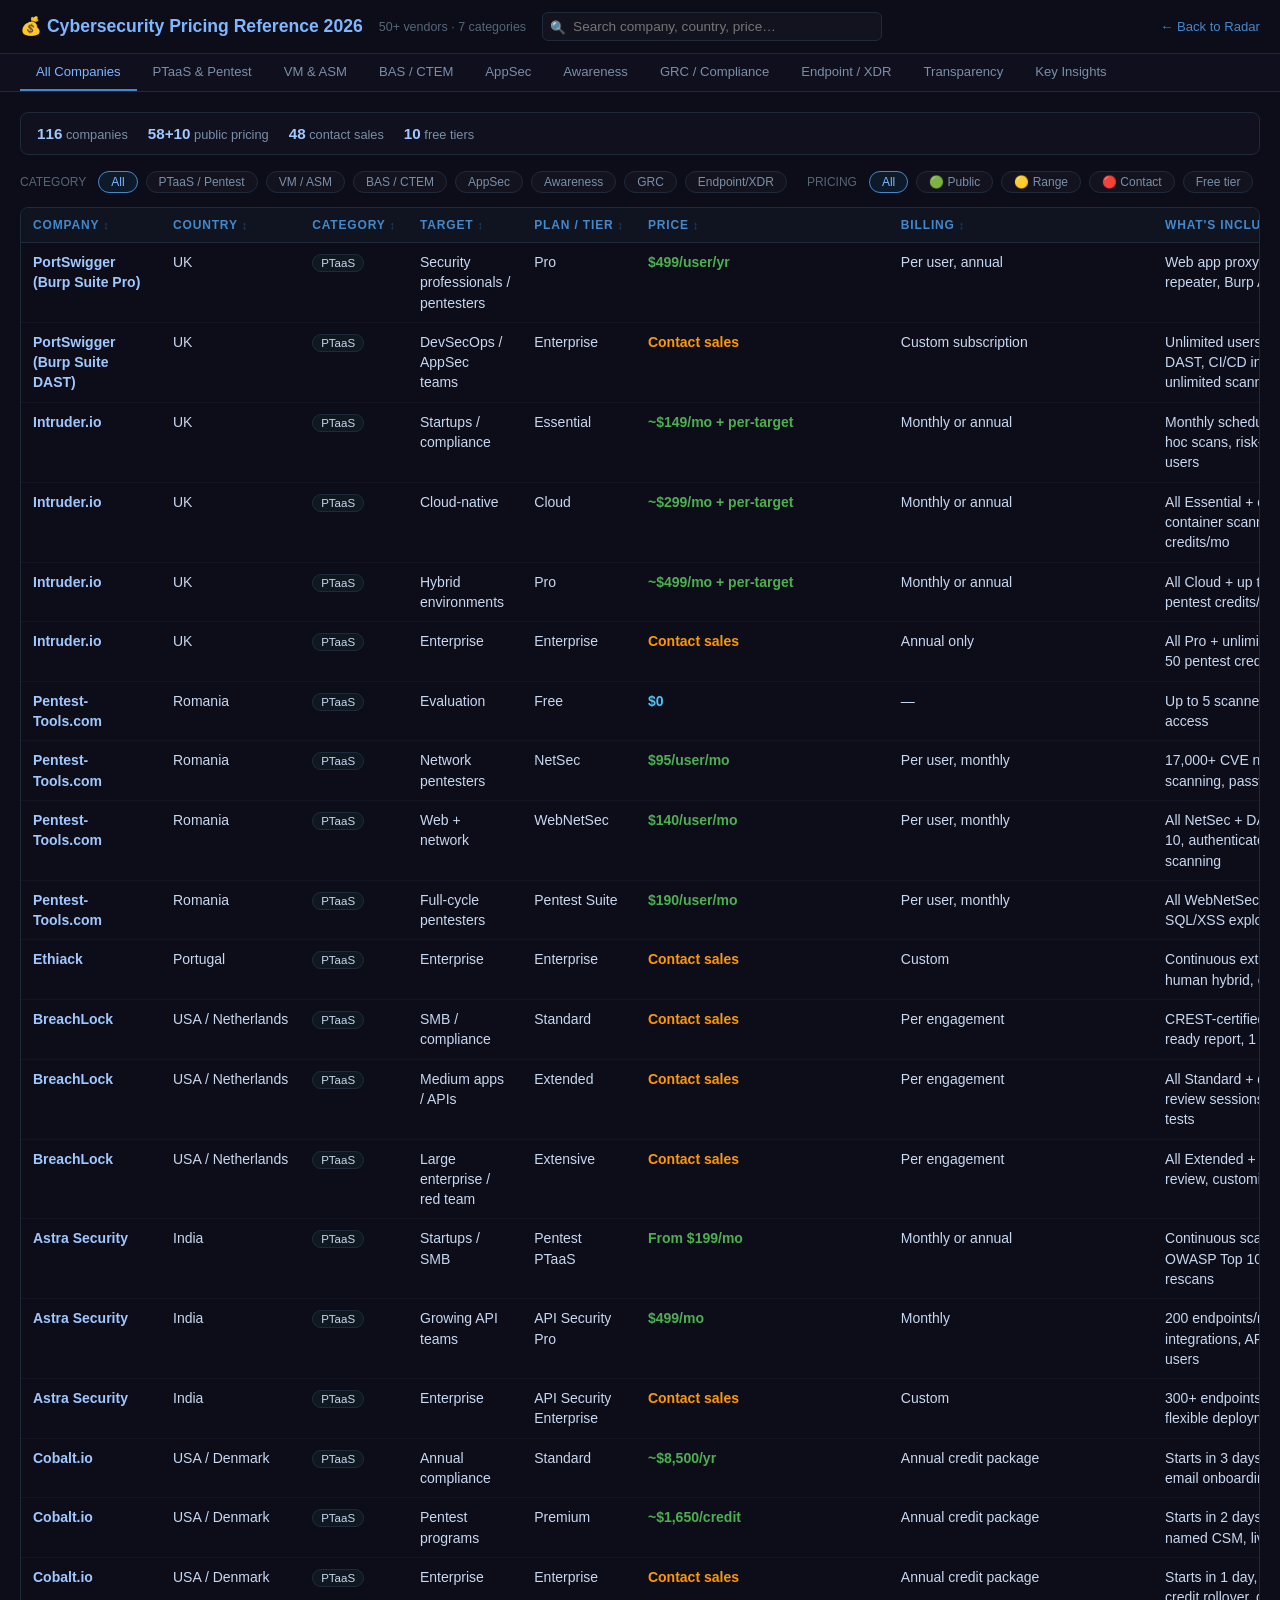
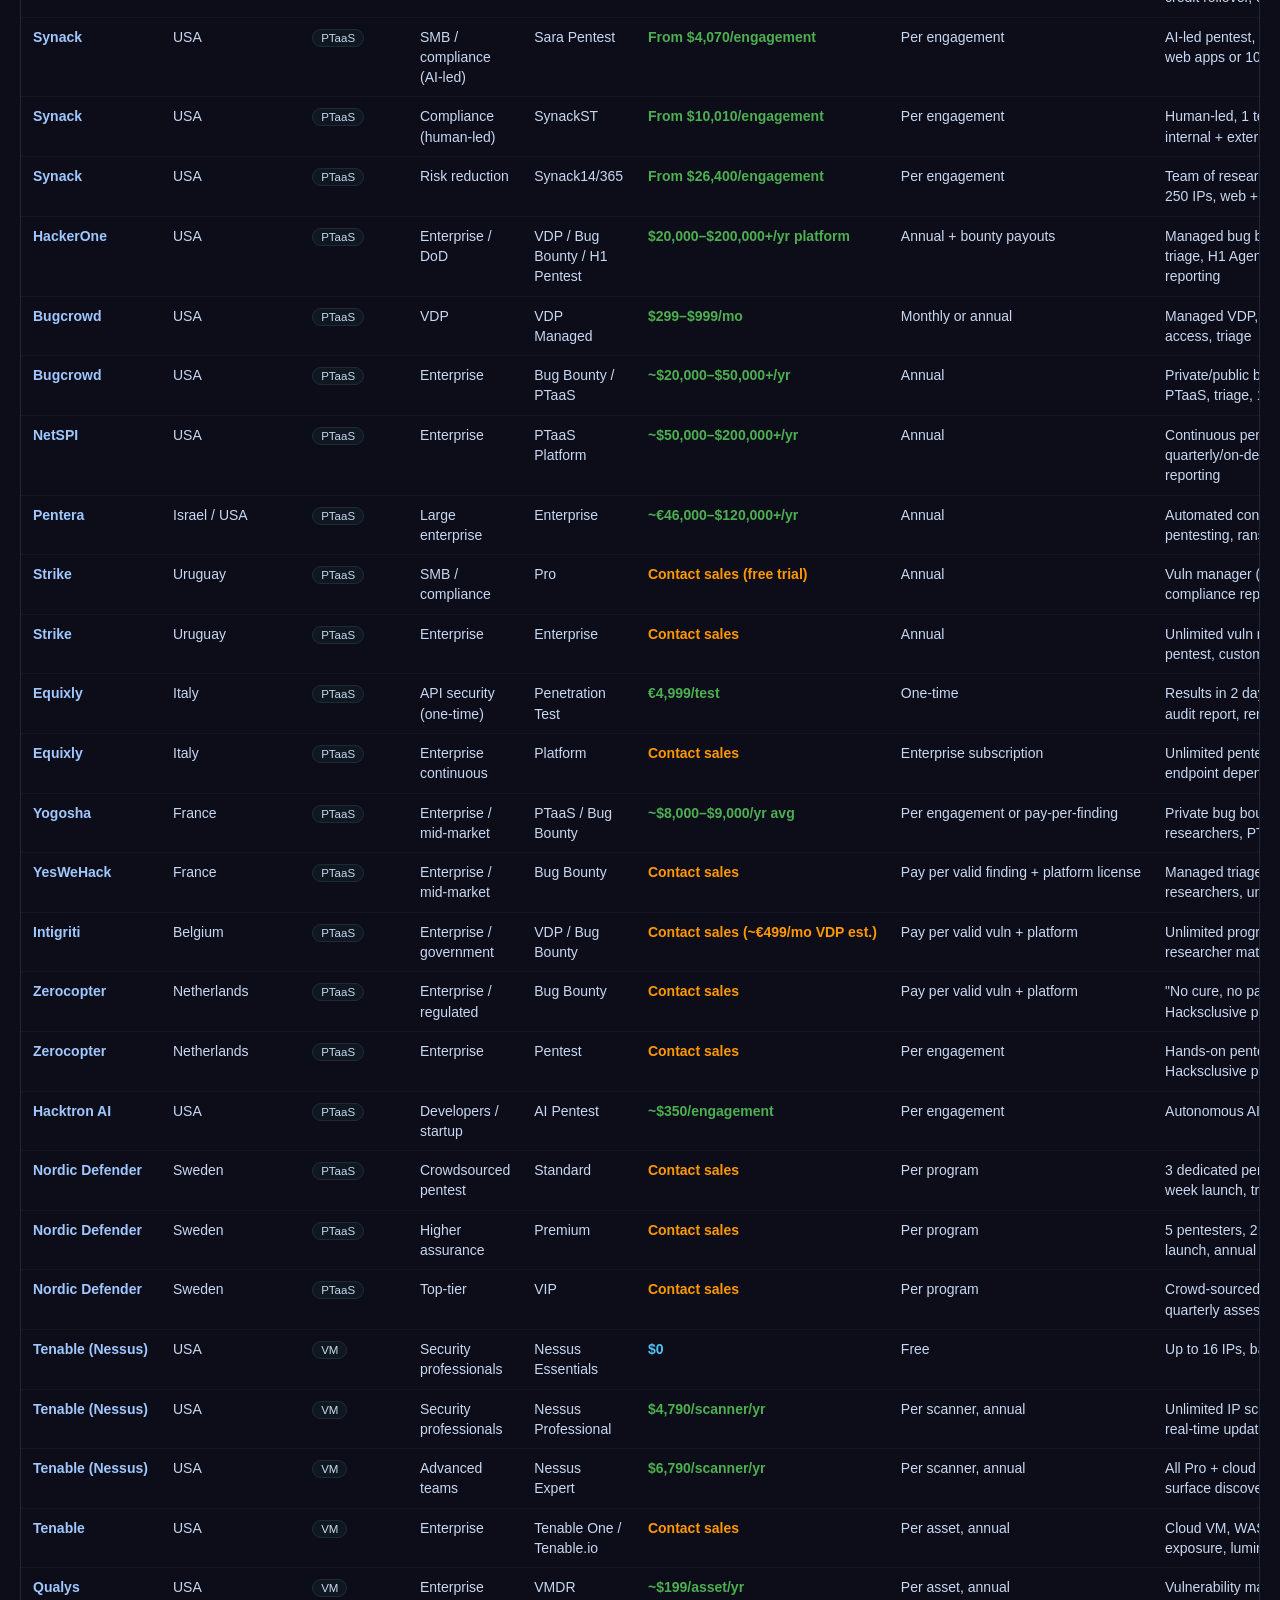
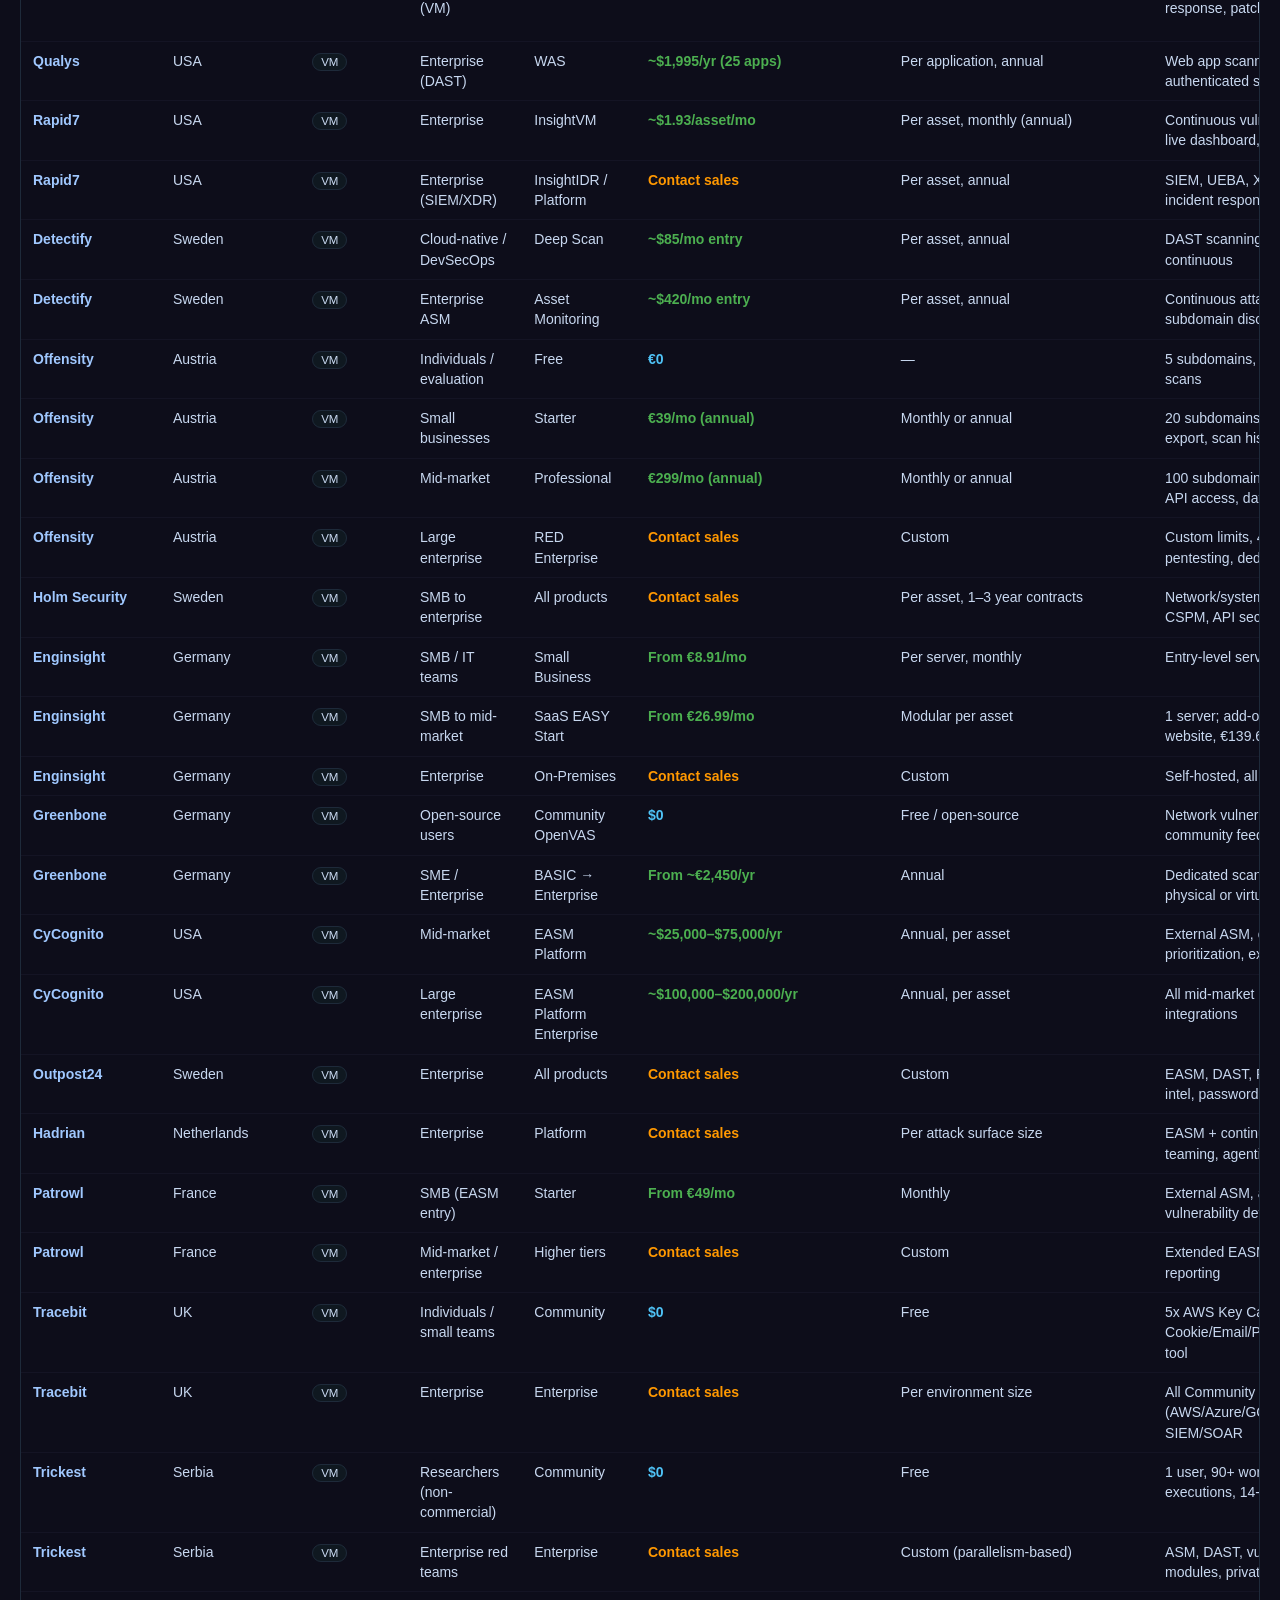
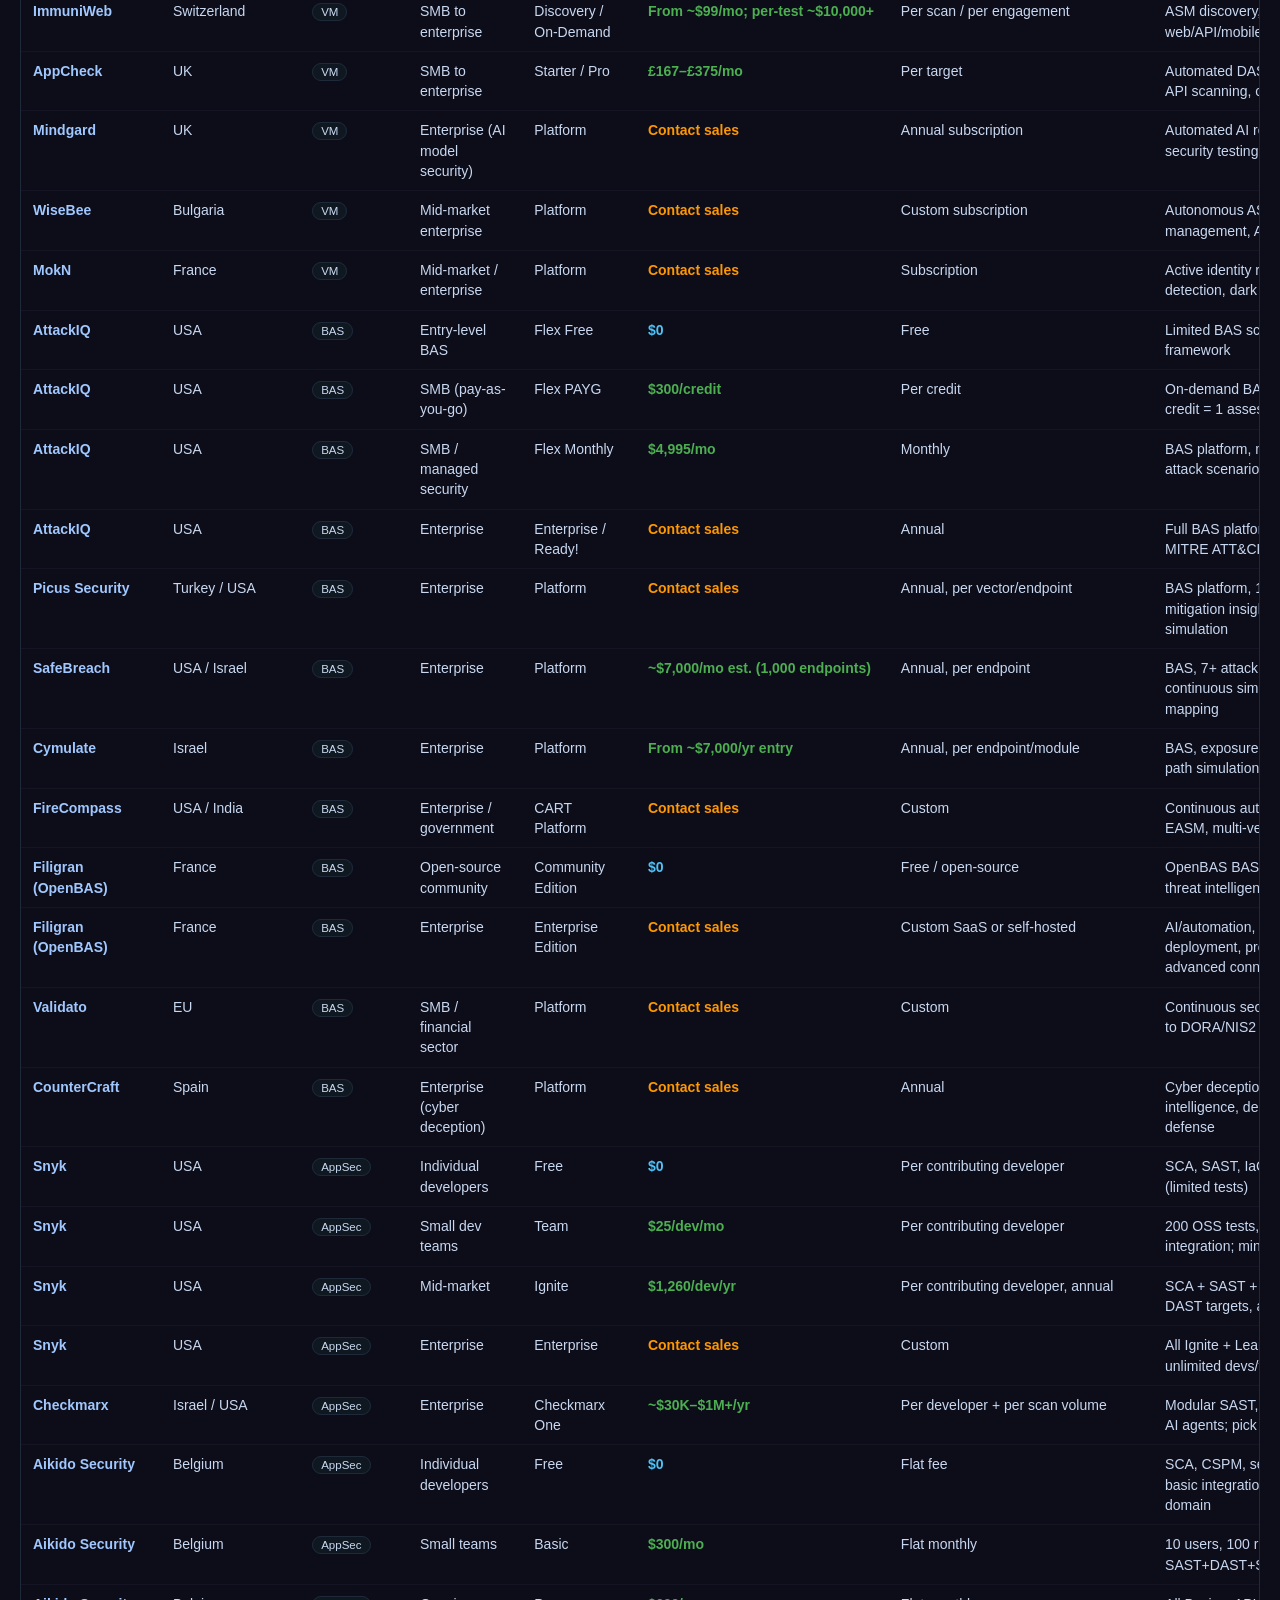
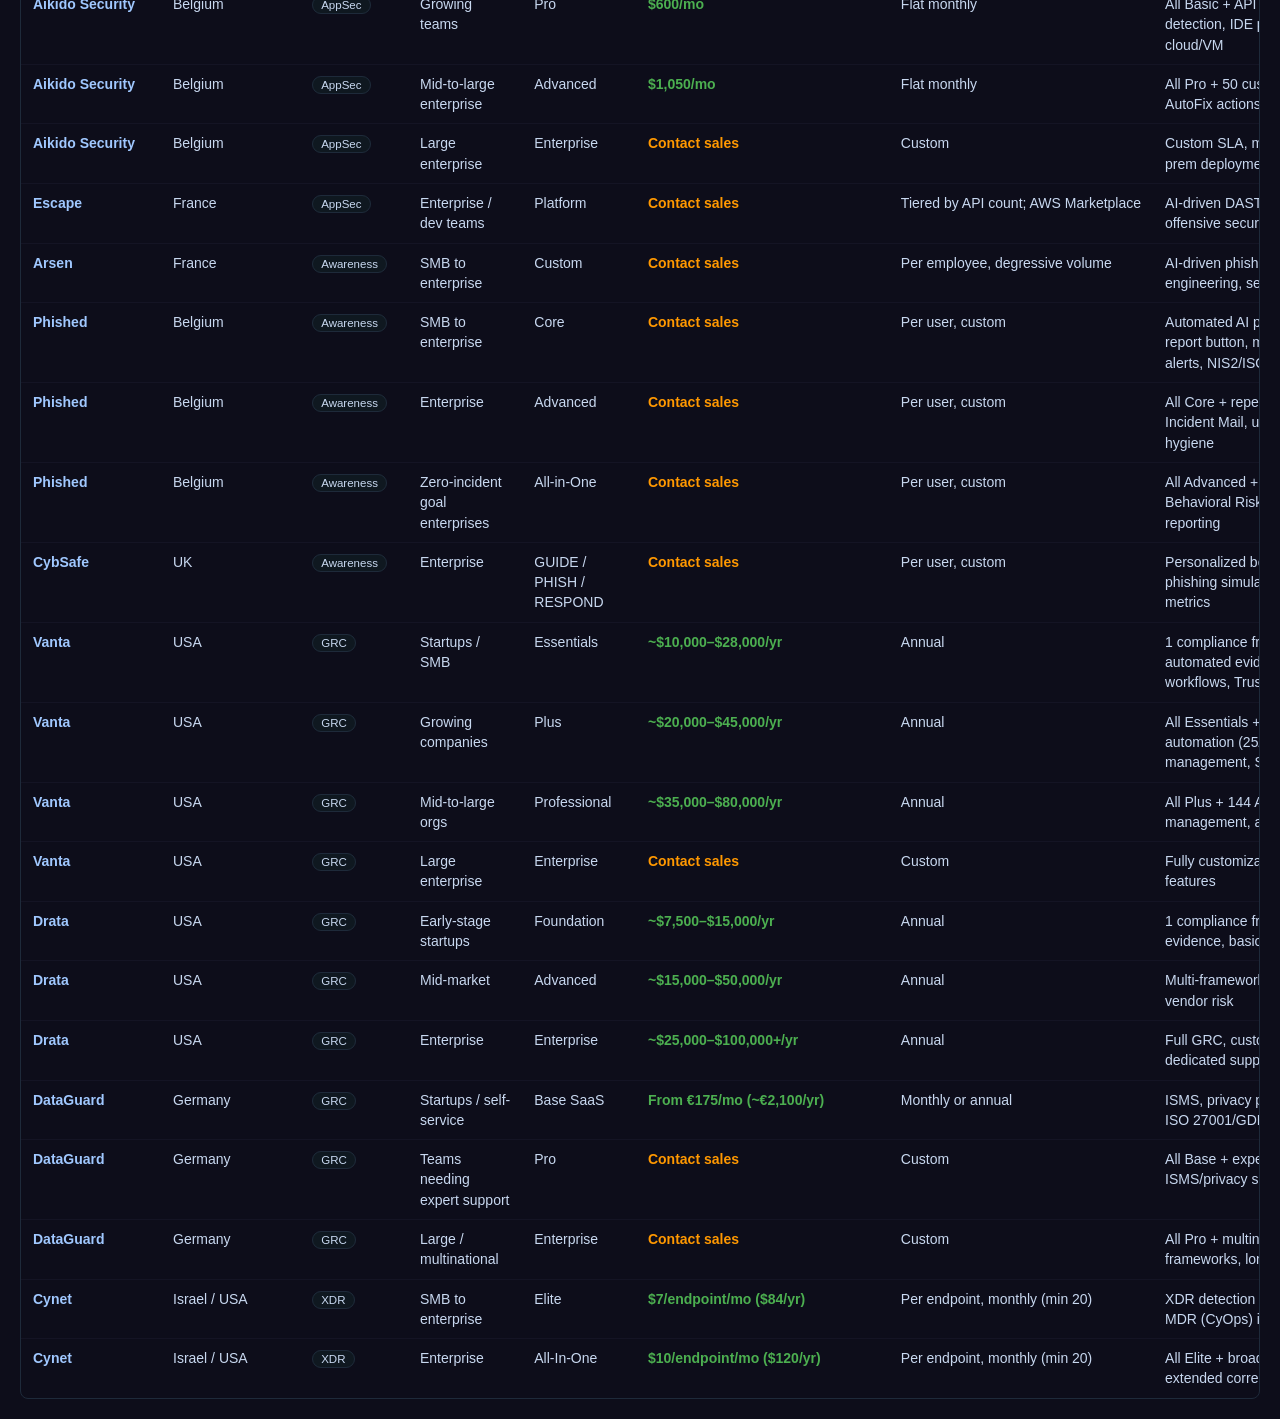
<file: Competitors_Radar/pricing_reference.html>
<!DOCTYPE html>
<html lang="en">
<head>
<meta charset="utf-8"/>
<meta name="viewport" content="width=device-width, initial-scale=1"/>
<title>Cybersecurity Pricing Reference 2026</title>
<style>
*,*::before,*::after{box-sizing:border-box;margin:0;padding:0}
body{background:#0d0d1a;color:#c8d8f0;font-family:'Segoe UI',Arial,sans-serif;font-size:14px;min-height:100vh}

/* ── top bar ── */
.topbar{position:sticky;top:0;z-index:100;background:#0d0d1a;border-bottom:1px solid #1e2a3a;padding:12px 20px;display:flex;align-items:center;gap:16px;flex-wrap:wrap}
.topbar h1{font-size:1.1rem;font-weight:700;color:#7eb6ff;white-space:nowrap}
.topbar .meta{font-size:.78rem;color:#556677;white-space:nowrap}
.search-wrap{flex:1;min-width:200px;max-width:340px;position:relative}
.search-wrap input{width:100%;background:#13131f;border:1px solid #1e2a3a;border-radius:6px;padding:6px 10px 6px 30px;color:#c8d8f0;font-size:.85rem;outline:none}
.search-wrap input:focus{border-color:#4488cc}
.search-wrap::before{content:'🔍';position:absolute;left:8px;top:50%;transform:translateY(-50%);font-size:.8rem;pointer-events:none}
.back-link{color:#4488cc;text-decoration:none;font-size:.82rem;margin-left:auto;white-space:nowrap}
.back-link:hover{color:#7eb6ff}

/* ── nav tabs ── */
.tab-nav{display:flex;gap:0;overflow-x:auto;border-bottom:1px solid #1e2a3a;background:#0f0f1e;padding:0 20px;scrollbar-width:none}
.tab-nav::-webkit-scrollbar{display:none}
.tab-btn{background:none;border:none;border-bottom:2px solid transparent;color:#7a8fa8;font-size:.82rem;padding:10px 16px;cursor:pointer;white-space:nowrap;transition:color .15s,border-color .15s}
.tab-btn:hover{color:#a0c8ff}
.tab-btn.active{color:#7eb6ff;border-bottom-color:#4488cc}

/* ── content ── */
.content{padding:20px}
.section{display:none}
.section.visible{display:block}

/* ── stats bar ── */
.stats-bar{display:flex;gap:20px;flex-wrap:wrap;margin-bottom:16px;padding:12px 16px;background:#10101e;border:1px solid #1e2a3a;border-radius:8px}
.stat{font-size:.8rem;color:#7a8fa8}
.stat strong{color:#a0c8ff;font-size:.95rem}

/* ── filter chips ── */
.filter-row{display:flex;gap:8px;flex-wrap:wrap;margin-bottom:14px;align-items:center}
.filter-label{font-size:.75rem;color:#556677;margin-right:4px}
.chip{background:#13131f;border:1px solid #1e2a3a;border-radius:12px;padding:3px 12px;font-size:.75rem;color:#7a8fa8;cursor:pointer;transition:background .15s,border-color .15s,color .15s}
.chip:hover{border-color:#4488cc;color:#a0c8ff}
.chip.active{background:#0d1a2a;border-color:#4488cc;color:#7eb6ff}

/* ── table ── */
.table-wrap{overflow-x:auto;border:1px solid #1e2a3a;border-radius:8px}
table{width:100%;border-collapse:collapse;min-width:800px}
thead{position:sticky;top:0;z-index:10}
th{background:#0f1420;color:#4488cc;font-size:.75rem;font-weight:600;text-transform:uppercase;letter-spacing:.07em;padding:10px 12px;text-align:left;border-bottom:1px solid #1e2a3a;cursor:pointer;white-space:nowrap;user-select:none}
th:hover{color:#7eb6ff}
th .sort-icon{margin-left:4px;opacity:.4;font-size:.7rem}
th.sorted-asc .sort-icon::after{content:'▲';opacity:1}
th.sorted-desc .sort-icon::after{content:'▼';opacity:1}
th:not(.sorted-asc):not(.sorted-desc) .sort-icon::after{content:'↕'}
td{padding:9px 12px;border-bottom:1px solid #141424;vertical-align:top;line-height:1.45}
tr:last-child td{border-bottom:none}
tr:hover td{background:#111120}
td.company-cell{font-weight:600;color:#a0c8ff;min-width:140px}
td.price-cell{font-weight:700;color:#4caf50;white-space:nowrap}
td.price-cell.contact{color:#ff9800}
td.price-cell.free{color:#4fc3f7}
td.notes-cell{font-size:.78rem;color:#7a8fa8;min-width:180px}
td.country-cell{white-space:nowrap}

/* ── transparency badge ── */
.tbadge{display:inline-block;padding:2px 8px;border-radius:10px;font-size:.7rem;font-weight:600;white-space:nowrap}
.tbadge.green{background:#1a2e1a;color:#4caf50;border:1px solid #2d5a2d}
.tbadge.yellow{background:#2a2a10;color:#ffc107;border:1px solid #5a4a00}
.tbadge.red{background:#2a1010;color:#f44336;border:1px solid #5a1a1a}

/* ── insights section ── */
.insights-grid{display:grid;grid-template-columns:repeat(auto-fill,minmax(280px,1fr));gap:14px;margin-top:8px}
.insight-card{background:#13131f;border:1px solid #1e2a3a;border-radius:8px;padding:16px}
.insight-num{font-size:1.4rem;font-weight:800;color:#4488cc;margin-bottom:6px}
.insight-text{font-size:.82rem;color:#8899aa;line-height:1.5}

/* ── no results ── */
.no-results{text-align:center;padding:40px;color:#556677;font-size:.9rem}

/* ── hidden row ── */
tr.hidden-row{display:none}
</style>
</head>
<body>

<div class="topbar">
  <h1>💰 Cybersecurity Pricing Reference 2026</h1>
  <span class="meta">50+ vendors · 7 categories</span>
  <div class="search-wrap">
    <input type="text" id="global-search" placeholder="Search company, country, price…" oninput="applyFilters()"/>
  </div>
  <a class="back-link" href="index.html">← Back to Radar</a>
</div>

<div class="tab-nav" id="tab-nav">
  <button class="tab-btn active" onclick="switchTab('all')">All Companies</button>
  <button class="tab-btn" onclick="switchTab('ptaas')">PTaaS &amp; Pentest</button>
  <button class="tab-btn" onclick="switchTab('vm')">VM &amp; ASM</button>
  <button class="tab-btn" onclick="switchTab('bas')">BAS / CTEM</button>
  <button class="tab-btn" onclick="switchTab('appsec')">AppSec</button>
  <button class="tab-btn" onclick="switchTab('awareness')">Awareness</button>
  <button class="tab-btn" onclick="switchTab('grc')">GRC / Compliance</button>
  <button class="tab-btn" onclick="switchTab('xdr')">Endpoint / XDR</button>
  <button class="tab-btn" onclick="switchTab('transparency')">Transparency</button>
  <button class="tab-btn" onclick="switchTab('insights')">Key Insights</button>
</div>

<div class="content">

<!-- ALL COMPANIES -->
<div class="section visible" id="section-all">
  <div class="stats-bar">
    <div class="stat"><strong id="all-count">0</strong> companies</div>
    <div class="stat"><strong id="all-public">0</strong> public pricing</div>
    <div class="stat"><strong id="all-contact">0</strong> contact sales</div>
    <div class="stat"><strong id="all-free">0</strong> free tiers</div>
  </div>
  <div class="filter-row">
    <span class="filter-label">CATEGORY</span>
    <span class="chip active" onclick="toggleCatFilter(this,'')">All</span>
    <span class="chip" onclick="toggleCatFilter(this,'PTaaS')">PTaaS / Pentest</span>
    <span class="chip" onclick="toggleCatFilter(this,'VM')">VM / ASM</span>
    <span class="chip" onclick="toggleCatFilter(this,'BAS')">BAS / CTEM</span>
    <span class="chip" onclick="toggleCatFilter(this,'AppSec')">AppSec</span>
    <span class="chip" onclick="toggleCatFilter(this,'Awareness')">Awareness</span>
    <span class="chip" onclick="toggleCatFilter(this,'GRC')">GRC</span>
    <span class="chip" onclick="toggleCatFilter(this,'XDR')">Endpoint/XDR</span>
    <span class="filter-label" style="margin-left:12px">PRICING</span>
    <span class="chip active" onclick="togglePriceFilter(this,'')">All</span>
    <span class="chip" onclick="togglePriceFilter(this,'public')">🟢 Public</span>
    <span class="chip" onclick="togglePriceFilter(this,'range')">🟡 Range</span>
    <span class="chip" onclick="togglePriceFilter(this,'contact')">🔴 Contact</span>
    <span class="chip" onclick="togglePriceFilter(this,'free')">Free tier</span>
  </div>
  <div class="table-wrap">
    <table id="all-table">
      <thead>
        <tr>
          <th onclick="sortTable('all-table',0)">Company<span class="sort-icon"></span></th>
          <th onclick="sortTable('all-table',1)">Country<span class="sort-icon"></span></th>
          <th onclick="sortTable('all-table',2)">Category<span class="sort-icon"></span></th>
          <th onclick="sortTable('all-table',3)">Target<span class="sort-icon"></span></th>
          <th onclick="sortTable('all-table',4)">Plan / Tier<span class="sort-icon"></span></th>
          <th onclick="sortTable('all-table',5,true)">Price<span class="sort-icon"></span></th>
          <th onclick="sortTable('all-table',6)">Billing<span class="sort-icon"></span></th>
          <th>What's Included</th>
          <th>Notes</th>
        </tr>
      </thead>
      <tbody id="all-tbody"></tbody>
    </table>
    <div class="no-results" id="all-noresults" style="display:none">No matching companies found.</div>
  </div>
</div>

<!-- PTAAS -->
<div class="section" id="section-ptaas">
  <div class="table-wrap"><table id="ptaas-table"><thead><tr>
    <th onclick="sortTable('ptaas-table',0)">Company<span class="sort-icon"></span></th>
    <th onclick="sortTable('ptaas-table',1)">Country<span class="sort-icon"></span></th>
    <th onclick="sortTable('ptaas-table',2)">Target<span class="sort-icon"></span></th>
    <th onclick="sortTable('ptaas-table',3)">Plan<span class="sort-icon"></span></th>
    <th onclick="sortTable('ptaas-table',4,true)">Price<span class="sort-icon"></span></th>
    <th onclick="sortTable('ptaas-table',5)">Billing<span class="sort-icon"></span></th>
    <th>What's Included</th>
    <th>Notes</th>
  </tr></thead><tbody id="ptaas-tbody"></tbody></table></div>
</div>

<!-- VM -->
<div class="section" id="section-vm">
  <div class="table-wrap"><table id="vm-table"><thead><tr>
    <th onclick="sortTable('vm-table',0)">Company<span class="sort-icon"></span></th>
    <th onclick="sortTable('vm-table',1)">Country<span class="sort-icon"></span></th>
    <th onclick="sortTable('vm-table',2)">Target<span class="sort-icon"></span></th>
    <th onclick="sortTable('vm-table',3)">Plan<span class="sort-icon"></span></th>
    <th onclick="sortTable('vm-table',4,true)">Price<span class="sort-icon"></span></th>
    <th onclick="sortTable('vm-table',5)">Billing<span class="sort-icon"></span></th>
    <th>What's Included</th>
    <th>Notes</th>
  </tr></thead><tbody id="vm-tbody"></tbody></table></div>
</div>

<!-- BAS -->
<div class="section" id="section-bas">
  <div class="table-wrap"><table id="bas-table"><thead><tr>
    <th onclick="sortTable('bas-table',0)">Company<span class="sort-icon"></span></th>
    <th onclick="sortTable('bas-table',1)">Country<span class="sort-icon"></span></th>
    <th onclick="sortTable('bas-table',2)">Target<span class="sort-icon"></span></th>
    <th onclick="sortTable('bas-table',3)">Plan<span class="sort-icon"></span></th>
    <th onclick="sortTable('bas-table',4,true)">Price<span class="sort-icon"></span></th>
    <th onclick="sortTable('bas-table',5)">Billing<span class="sort-icon"></span></th>
    <th>What's Included</th>
    <th>Notes</th>
  </tr></thead><tbody id="bas-tbody"></tbody></table></div>
</div>

<!-- APPSEC -->
<div class="section" id="section-appsec">
  <div class="table-wrap"><table id="appsec-table"><thead><tr>
    <th onclick="sortTable('appsec-table',0)">Company<span class="sort-icon"></span></th>
    <th onclick="sortTable('appsec-table',1)">Country<span class="sort-icon"></span></th>
    <th onclick="sortTable('appsec-table',2)">Target<span class="sort-icon"></span></th>
    <th onclick="sortTable('appsec-table',3)">Plan<span class="sort-icon"></span></th>
    <th onclick="sortTable('appsec-table',4,true)">Price<span class="sort-icon"></span></th>
    <th onclick="sortTable('appsec-table',5)">Billing<span class="sort-icon"></span></th>
    <th>What's Included</th>
    <th>Notes</th>
  </tr></thead><tbody id="appsec-tbody"></tbody></table></div>
</div>

<!-- AWARENESS -->
<div class="section" id="section-awareness">
  <div class="table-wrap"><table id="awareness-table"><thead><tr>
    <th onclick="sortTable('awareness-table',0)">Company<span class="sort-icon"></span></th>
    <th onclick="sortTable('awareness-table',1)">Country<span class="sort-icon"></span></th>
    <th onclick="sortTable('awareness-table',2)">Target<span class="sort-icon"></span></th>
    <th onclick="sortTable('awareness-table',3)">Plan<span class="sort-icon"></span></th>
    <th onclick="sortTable('awareness-table',4,true)">Price<span class="sort-icon"></span></th>
    <th onclick="sortTable('awareness-table',5)">Billing<span class="sort-icon"></span></th>
    <th>What's Included</th>
    <th>Notes</th>
  </tr></thead><tbody id="awareness-tbody"></tbody></table></div>
</div>

<!-- GRC -->
<div class="section" id="section-grc">
  <div class="table-wrap"><table id="grc-table"><thead><tr>
    <th onclick="sortTable('grc-table',0)">Company<span class="sort-icon"></span></th>
    <th onclick="sortTable('grc-table',1)">Country<span class="sort-icon"></span></th>
    <th onclick="sortTable('grc-table',2)">Target<span class="sort-icon"></span></th>
    <th onclick="sortTable('grc-table',3)">Plan<span class="sort-icon"></span></th>
    <th onclick="sortTable('grc-table',4,true)">Price<span class="sort-icon"></span></th>
    <th onclick="sortTable('grc-table',5)">Billing<span class="sort-icon"></span></th>
    <th>What's Included</th>
    <th>Notes</th>
  </tr></thead><tbody id="grc-tbody"></tbody></table></div>
</div>

<!-- XDR -->
<div class="section" id="section-xdr">
  <div class="table-wrap"><table id="xdr-table"><thead><tr>
    <th onclick="sortTable('xdr-table',0)">Company<span class="sort-icon"></span></th>
    <th onclick="sortTable('xdr-table',1)">Country<span class="sort-icon"></span></th>
    <th onclick="sortTable('xdr-table',2)">Target<span class="sort-icon"></span></th>
    <th onclick="sortTable('xdr-table',3)">Plan<span class="sort-icon"></span></th>
    <th onclick="sortTable('xdr-table',4,true)">Price<span class="sort-icon"></span></th>
    <th onclick="sortTable('xdr-table',5)">Billing<span class="sort-icon"></span></th>
    <th>What's Included</th>
    <th>Notes</th>
  </tr></thead><tbody id="xdr-tbody"></tbody></table></div>
</div>

<!-- TRANSPARENCY -->
<div class="section" id="section-transparency">
  <div style="display:grid;gap:20px;margin-top:4px">
    <div>
      <h3 style="color:#4caf50;font-size:.9rem;margin-bottom:12px">🟢 Fully Public Pricing</h3>
      <div id="trans-green" style="display:flex;flex-wrap:wrap;gap:8px"></div>
    </div>
    <div>
      <h3 style="color:#ffc107;font-size:.9rem;margin-bottom:12px">🟡 Ranges Disclosed (via aggregators / pricing pages)</h3>
      <div id="trans-yellow" style="display:flex;flex-wrap:wrap;gap:8px"></div>
    </div>
    <div>
      <h3 style="color:#f44336;font-size:.9rem;margin-bottom:12px">🔴 Contact Sales Only</h3>
      <div id="trans-red" style="display:flex;flex-wrap:wrap;gap:8px"></div>
    </div>
  </div>
</div>

<!-- INSIGHTS -->
<div class="section" id="section-insights">
  <div class="insights-grid" id="insights-grid"></div>
</div>

</div><!-- /content -->

<script>
// ─────────────────────────────────────────────────────────────────────────────
// DATA
// ─────────────────────────────────────────────────────────────────────────────
const DATA = {
  ptaas: [
    ['PortSwigger (Burp Suite Pro)','UK','Security professionals / pentesters','Pro','$499/user/yr','Per user, annual','Web app proxy, scanner, intruder, repeater, Burp AI, extensibility (BApps)','30-day free trial','public'],
    ['PortSwigger (Burp Suite DAST)','UK','DevSecOps / AppSec teams','Enterprise','Contact sales','Custom subscription','Unlimited users, cloud or self-hosted DAST, CI/CD integration, hourly-to-unlimited scanning','Custom per requirements','contact'],
    ['Intruder.io','UK','Startups / compliance','Essential','~$149/mo + per-target','Monthly or annual','Monthly scheduled scan, unlimited ad hoc scans, risk-enriched vulns, unlimited users','Min 5 targets; per-target fee stacks','public'],
    ['Intruder.io','UK','Cloud-native','Cloud','~$299/mo + per-target','Monthly or annual','All Essential + cloud accounts (up to 3), container scanning, AI analyst, 5 pentest credits/mo','—','public'],
    ['Intruder.io','UK','Hybrid environments','Pro','~$499/mo + per-target','Monthly or annual','All Cloud + up to 10 cloud accounts, 10 pentest credits/mo, internal scanning','—','public'],
    ['Intruder.io','UK','Enterprise','Enterprise','Contact sales','Annual only','All Pro + unlimited cloud accounts, ASM, 50 pentest credits/mo, dedicated CSM','Annual contract required','contact'],
    ['Pentest-Tools.com','Romania','Evaluation','Free','$0','—','Up to 5 scanned assets, basic tool access','—','free'],
    ['Pentest-Tools.com','Romania','Network pentesters','NetSec','$95/user/mo','Per user, monthly','17,000+ CVE network scanning, cloud scanning, password auditing, recon tools','Annual = 10 months billed','public'],
    ['Pentest-Tools.com','Romania','Web + network','WebNetSec','$140/user/mo','Per user, monthly','All NetSec + DAST beyond OWASP Top 10, authenticated web scans, API/CMS scanning','—','public'],
    ['Pentest-Tools.com','Romania','Full-cycle pentesters','Pentest Suite','$190/user/mo','Per user, monthly','All WebNetSec + CVE exploiter, SQL/XSS exploiters, report generation','48-hour support SLA','public'],
    ['Ethiack','Portugal','Enterprise','Enterprise','Contact sales','Custom','Continuous external attack testing, AI + human hybrid, cloud/mobile/internal','30-day free trial; quote required','contact'],
    ['BreachLock','USA / Netherlands','SMB / compliance','Standard','Contact sales','Per engagement','CREST-certified manual pentest, audit-ready report, 1 free re-test','Per-engagement quote only','contact'],
    ['BreachLock','USA / Netherlands','Medium apps / APIs','Extended','Contact sales','Per engagement','All Standard + dedicated PM, expert review sessions, custom pentester, 2 re-tests','—','contact'],
    ['BreachLock','USA / Netherlands','Large enterprise / red team','Extensive','Contact sales','Per engagement','All Extended + red teaming, source code review, customized reporting','—','contact'],
    ['Astra Security','India','Startups / SMB','Pentest PTaaS','From $199/mo','Monthly or annual','Continuous scanning, CI/CD integration, OWASP Top 10+, collaboration, free rescans','—','public'],
    ['Astra Security','India','Growing API teams','API Security Pro','$499/mo','Monthly','200 endpoints/mo, unlimited integrations, API inventory, up to 10 users','—','public'],
    ['Astra Security','India','Enterprise','API Security Enterprise','Contact sales','Custom','300+ endpoints/mo, custom SLA, flexible deployment, up to 15 users','—','contact'],
    ['Cobalt.io','USA / Denmark','Annual compliance','Standard','~$8,500/yr','Annual credit package','Starts in 3 days, 6-month retesting, email onboarding, 1 target','1 credit = 8 hrs AI+human; credits don\'t roll over','range'],
    ['Cobalt.io','USA / Denmark','Pentest programs','Premium','~$1,650/credit','Annual credit package','Starts in 2 days, 12-month retesting, named CSM, live collab, ASM + DAST','—','range'],
    ['Cobalt.io','USA / Denmark','Enterprise','Enterprise','Contact sales','Annual credit package','Starts in 1 day, up to 10 targets, 10% credit rollover, quarterly planning','—','contact'],
    ['Synack','USA','SMB / compliance (AI-led)','Sara Pentest','From $4,070/engagement','Per engagement','AI-led pentest, 2–3 day window, up to 25 web apps or 100 IPs, compliance report','+ mandatory $16,000/yr platform subscription','range'],
    ['Synack','USA','Compliance (human-led)','SynackST','From $10,010/engagement','Per engagement','Human-led, 1 tester, 5-day window, internal + external, compliance report','Platform subscription required','range'],
    ['Synack','USA','Risk reduction','Synack14/365','From $26,400/engagement','Per engagement','Team of researchers, up to 50 apps / 250 IPs, web + host + API + mobile','Platform subscription required','range'],
    ['HackerOne','USA','Enterprise / DoD','VDP / Bug Bounty / H1 Pentest','$20,000–$200,000+/yr platform','Annual + bounty payouts','Managed bug bounty, VDP, AI-assisted triage, H1 Agentic Pentest, compliance reporting','Bounty payouts separate; 5% processing fee','range'],
    ['Bugcrowd','USA','VDP','VDP Managed','$299–$999/mo','Monthly or annual','Managed VDP, scoping, researcher access, triage','Free basic VDP tier','range'],
    ['Bugcrowd','USA','Enterprise','Bug Bounty / PTaaS','~$20,000–$50,000+/yr','Annual','Private/public bug bounty, managed PTaaS, triage, 150,000+ researchers','Bounty payouts + $5K–$20K setup fee additional','range'],
    ['NetSPI','USA','Enterprise','PTaaS Platform','~$50,000–$200,000+/yr','Annual','Continuous pentest platform, quarterly/on-demand testing, compliance reporting','No public pricing; enterprise-grade','range'],
    ['Pentera','Israel / USA','Large enterprise','Enterprise','~€46,000–$120,000+/yr','Annual','Automated continuous internal/external pentesting, ransomware resilience','On-prem agent required; no SMB tier','range'],
    ['Strike','Uruguay','SMB / compliance','Pro','Contact sales (free trial)','Annual','Vuln manager (200 scans/mo), compliance reports, manual pentest','50% cashback if no critical vulns in first 90 hrs','contact'],
    ['Strike','Uruguay','Enterprise','Enterprise','Contact sales','Annual','Unlimited vuln manager, expert manual pentest, custom reports','—','contact'],
    ['Equixly','Italy','API security (one-time)','Penetration Test','€4,999/test','One-time','Results in 2 days, blackbox/greybox, full audit report, remediation guidance','API specialist','public'],
    ['Equixly','Italy','Enterprise continuous','Platform','Contact sales','Enterprise subscription','Unlimited pentests, full platform, endpoint dependency mapping','—','contact'],
    ['Yogosha','France','Enterprise / mid-market','PTaaS / Bug Bounty','~$8,000–$9,000/yr avg','Per engagement or pay-per-finding','Private bug bounty with expert researchers, PTaaS fixed-cost audits','European focus','range'],
    ['YesWeHack','France','Enterprise / mid-market','Bug Bounty','Contact sales','Pay per valid finding + platform license','Managed triage, 90,000+ vetted researchers, unlimited programs','~15–30% below HackerOne est.','contact'],
    ['Intigriti','Belgium','Enterprise / government','VDP / Bug Bounty','Contact sales (~€499/mo VDP est.)','Pay per valid vuln + platform','Unlimited programs/assets, triage, researcher matching, Jira/Slack, SSO','100,000+ researchers','contact'],
    ['Zerocopter','Netherlands','Enterprise / regulated','Bug Bounty','Contact sales','Pay per valid vuln + platform','"No cure, no pay" bug bounty, managed, Hacksclusive platform','—','contact'],
    ['Zerocopter','Netherlands','Enterprise','Pentest','Contact sales','Per engagement','Hands-on pentest, real-time results, Hacksclusive platform','—','contact'],
    ['Hacktron AI','USA','Developers / startup','AI Pentest','~$350/engagement','Per engagement','Autonomous AI-led pentest','Pre-seed; pricing may evolve','range'],
    ['Nordic Defender','Sweden','Crowdsourced pentest','Standard','Contact sales','Per program','3 dedicated pentesters, 1 moderator, 2-week launch, triage, PDF reports','—','contact'],
    ['Nordic Defender','Sweden','Higher assurance','Premium','Contact sales','Per program','5 pentesters, 2 moderators, 1-week launch, annual maturity assessment','—','contact'],
    ['Nordic Defender','Sweden','Top-tier','VIP','Contact sales','Per program','Crowd-sourced team, 3 moderators, quarterly assessments','—','contact'],
  ],
  vm: [
    ['Tenable (Nessus)','USA','Security professionals','Nessus Essentials','$0','Free','Up to 16 IPs, basic scanning','Non-commercial only','free'],
    ['Tenable (Nessus)','USA','Security professionals','Nessus Professional','$4,790/scanner/yr','Per scanner, annual','Unlimited IP scanning, full plugin library, real-time updates, reporting','Per-scanner (unlimited IPs per scanner)','public'],
    ['Tenable (Nessus)','USA','Advanced teams','Nessus Expert','$6,790/scanner/yr','Per scanner, annual','All Pro + cloud infra scanning, attack surface discovery','—','public'],
    ['Tenable','USA','Enterprise','Tenable One / Tenable.io','Contact sales','Per asset, annual','Cloud VM, WAS, ASM, identity exposure, lumin exposure management','Enterprise custom quote','contact'],
    ['Qualys','USA','Enterprise (VM)','VMDR','~$199/asset/yr','Per asset, annual','Vulnerability management, detection, response, patching integration','Virtual scanner appliances +$8K–$9K/yr; volume discounts','range'],
    ['Qualys','USA','Enterprise (DAST)','WAS','~$1,995/yr (25 apps)','Per application, annual','Web app scanning, OWASP+, authenticated scans','Separate module from VMDR','range'],
    ['Rapid7','USA','Enterprise','InsightVM','~$1.93/asset/mo','Per asset, monthly (annual)','Continuous vulnerability management, live dashboard, agent-based scanning','~$11,580/yr for 500 assets','range'],
    ['Rapid7','USA','Enterprise (SIEM/XDR)','InsightIDR / Platform','Contact sales','Per asset, annual','SIEM, UEBA, XDR, threat intelligence, incident response','Bundled platform options','contact'],
    ['Detectify','Sweden','Cloud-native / DevSecOps','Deep Scan','~$85/mo entry','Per asset, annual','DAST scanning for web apps, continuous','ACV typically $15K–$75K+ in practice','range'],
    ['Detectify','Sweden','Enterprise ASM','Asset Monitoring','~$420/mo entry','Per asset, annual','Continuous attack surface monitoring, subdomain discovery','Custom quotes in practice','range'],
    ['Offensity','Austria','Individuals / evaluation','Free','€0','—','5 subdomains, 1 domain, 1 user, weekly scans','—','free'],
    ['Offensity','Austria','Small businesses','Starter','€39/mo (annual)','Monthly or annual','20 subdomains, 2 domains, 1 user, PDF export, scan history','—','public'],
    ['Offensity','Austria','Mid-market','Professional','€299/mo (annual)','Monthly or annual','100 subdomains, 5 domains, 5 users, API access, dataleak detection','—','public'],
    ['Offensity','Austria','Large enterprise','RED Enterprise','Contact sales','Custom','Custom limits, 4 days/month human pentesting, dedicated support','Human pentest included','contact'],
    ['Holm Security','Sweden','SMB to enterprise','All products','Contact sales','Per asset, 1–3 year contracts','Network/system VM, web app security, CSPM, API security, phishing simulation','Bundle discounts','contact'],
    ['Enginsight','Germany','SMB / IT teams','Small Business','From €8.91/mo','Per server, monthly','Entry-level server monitoring + security','14-day free trial','public'],
    ['Enginsight','Germany','SMB to mid-market','SaaS EASY Start','From €26.99/mo','Modular per asset','1 server; add-ons: €9.99/mo per website, €139.64/mo pentest module','Fully modular','public'],
    ['Enginsight','Germany','Enterprise','On-Premises','Contact sales','Custom','Self-hosted, all features','—','contact'],
    ['Greenbone','Germany','Open-source users','Community OpenVAS','$0','Free / open-source','Network vulnerability scanning, community feed','Self-hosted; limited vs enterprise feed','free'],
    ['Greenbone','Germany','SME / Enterprise','BASIC → Enterprise','From ~€2,450/yr','Annual','Dedicated scanner, enterprise vuln feed, physical or virtual appliances','Scales up to €100K+ for large envs','range'],
    ['CyCognito','USA','Mid-market','EASM Platform','~$25,000–$75,000/yr','Annual, per asset','External ASM, continuous discovery, risk prioritization, exposure validation','~$11/asset/mo est.','range'],
    ['CyCognito','USA','Large enterprise','EASM Platform Enterprise','~$100,000–$200,000/yr','Annual, per asset','All mid-market + scale, advanced integrations','—','range'],
    ['Outpost24','Sweden','Enterprise','All products','Contact sales','Custom','EASM, DAST, PTaaS, CSPM, dark web intel, password security','No public pricing','contact'],
    ['Hadrian','Netherlands','Enterprise','Platform','Contact sales','Per attack surface size','EASM + continuous automated red teaming, agentic AI','Gartner EASM Sample Vendor','contact'],
    ['Patrowl','France','SMB (EASM entry)','Starter','From €49/mo','Monthly','External ASM, asset discovery, vulnerability detection','Free trial available','public'],
    ['Patrowl','France','Mid-market / enterprise','Higher tiers','Contact sales','Custom','Extended EASM, integrations, custom reporting','—','contact'],
    ['Tracebit','UK','Individuals / small teams','Community','$0','Free','5x AWS Key Canaries, SSH Key, Cookie/Email/Password Canaries, CLI tool','Referral program for more','free'],
    ['Tracebit','UK','Enterprise','Enterprise','Contact sales','Per environment size','All Community + cloud canaries (AWS/Azure/GCP), K8s, Okta, SIEM/SOAR','—','contact'],
    ['Trickest','Serbia','Researchers (non-commercial)','Community','$0','Free','1 user, 90+ workflows, 3 parallel executions, 14-day data retention','Non-commercial only','free'],
    ['Trickest','Serbia','Enterprise red teams','Enterprise','Contact sales','Custom (parallelism-based)','ASM, DAST, vuln scanning, 30+ pro modules, private tools, SSO','No per-asset pricing','contact'],
    ['ImmuniWeb','Switzerland','SMB to enterprise','Discovery / On-Demand','From ~$99/mo; per-test ~$10,000+','Per scan / per engagement','ASM discovery, on-demand web/API/mobile pentest, AI-assisted','Freemium; enterprise tests from $10K','range'],
    ['AppCheck','UK','SMB to enterprise','Starter / Pro','£167–£375/mo','Per target','Automated DAST, network scanning, API scanning, compliance reporting','Free PoC available','range'],
    ['Mindgard','UK','Enterprise (AI model security)','Platform','Contact sales','Annual subscription','Automated AI red teaming, LLM/model security testing, continuous validation','AI-native; no public pricing','contact'],
    ['WiseBee','Bulgaria','Mid-market enterprise','Platform','Contact sales','Custom subscription','Autonomous ASM, vendor risk management, AI-driven remediation','Early-stage; pricing not public','contact'],
    ['MokN','France','Mid-market / enterprise','Platform','Contact sales','Subscription','Active identity recovery, credential threat detection, dark web monitoring','$15M Series A 2026','contact'],
  ],
  bas: [
    ['AttackIQ','USA','Entry-level BAS','Flex Free','$0','Free','Limited BAS scenarios, MITRE ATT&CK framework','—','free'],
    ['AttackIQ','USA','SMB (pay-as-you-go)','Flex PAYG','$300/credit','Per credit','On-demand BAS scenario testing (1 credit = 1 assessment)','Flexible entry point','public'],
    ['AttackIQ','USA','SMB / managed security','Flex Monthly','$4,995/mo','Monthly','BAS platform, monthly access, core attack scenarios','—','public'],
    ['AttackIQ','USA','Enterprise','Enterprise / Ready!','Contact sales','Annual','Full BAS platform, continuous validation, MITRE ATT&CK, integrations','—','contact'],
    ['Picus Security','Turkey / USA','Enterprise','Platform','Contact sales','Annual, per vector/endpoint','BAS platform, 10,000+ threat actions, mitigation insights, attack path simulation','No public pricing','contact'],
    ['SafeBreach','USA / Israel','Enterprise','Platform','~$7,000/mo est. (1,000 endpoints)','Annual, per endpoint','BAS, 7+ attack vector bundle, continuous simulation, MITRE ATT&CK mapping','No official public pricing','range'],
    ['Cymulate','Israel','Enterprise','Platform','From ~$7,000/yr entry','Annual, per endpoint/module','BAS, exposure management, attack path simulation, MITRE ATT&CK','Enterprise range $50K–$300K+','range'],
    ['FireCompass','USA / India','Enterprise / government','CART Platform','Contact sales','Custom','Continuous automated red teaming, EASM, multi-vector attack simulation','ASX-listed parent','contact'],
    ['Filigran (OpenBAS)','France','Open-source community','Community Edition','$0','Free / open-source','OpenBAS BAS platform + OpenCTI threat intelligence; self-hosted','Apache 2.0 license','free'],
    ['Filigran (OpenBAS)','France','Enterprise','Enterprise Edition','Contact sales','Custom SaaS or self-hosted','AI/automation, RBAC, SaaS deployment, premium support, advanced connectors','—','contact'],
    ['Validato','EU','SMB / financial sector','Platform','Contact sales','Custom','Continuous security validation mapped to DORA/NIS2 compliance','Early-stage; no public pricing','contact'],
    ['CounterCraft','Spain','Enterprise (cyber deception)','Platform','Contact sales','Annual','Cyber deception platform, threat intelligence, decoys/breadcrumbs, active defense','No public pricing','contact'],
  ],
  appsec: [
    ['Snyk','USA','Individual developers','Free','$0','Per contributing developer','SCA, SAST, IaC, container scanning (limited tests)','Unlimited devs; limited monthly tests','free'],
    ['Snyk','USA','Small dev teams','Team','$25/dev/mo','Per contributing developer','200 OSS tests, 100 code tests, Jira integration; min 5 devs','1 month free with annual','public'],
    ['Snyk','USA','Mid-market','Ignite','$1,260/dev/yr','Per contributing developer, annual','SCA + SAST + IaC + Container + 10 DAST targets, advanced risk factors','Annual only','public'],
    ['Snyk','USA','Enterprise','Enterprise','Contact sales','Custom','All Ignite + Learning Management, unlimited devs/tests, data residency','—','contact'],
    ['Checkmarx','Israel / USA','Enterprise','Checkmarx One','~$30K–$1M+/yr','Per developer + per scan volume','Modular SAST, SCA, DAST, IaC, ASPM, AI agents; pick modules','Multi-year 15–30% discount','range'],
    ['Aikido Security','Belgium','Individual developers','Free','$0','Flat fee','SCA, CSPM, secrets detection, SAST, basic integrations; 2 users, 10 repos, 1 domain','—','free'],
    ['Aikido Security','Belgium','Small teams','Basic','$300/mo','Flat monthly','10 users, 100 repos, 3 clouds, full SAST+DAST+SCA+Secrets+IaC+CSPM','No per-user/per-asset fees','public'],
    ['Aikido Security','Belgium','Growing teams','Pro','$600/mo','Flat monthly','All Basic + API scanning, malware detection, IDE plugins, advanced cloud/VM','—','public'],
    ['Aikido Security','Belgium','Mid-to-large enterprise','Advanced','$1,050/mo','Flat monthly','All Pro + 50 custom SAST rules, 400 AutoFix actions','Up to 30% startup discount','public'],
    ['Aikido Security','Belgium','Large enterprise','Enterprise','Contact sales','Custom','Custom SLA, multi-tenant portal, on-prem deployment','—','contact'],
    ['Escape','France','Enterprise / dev teams','Platform','Contact sales','Tiered by API count; AWS Marketplace','AI-driven DAST, API security testing, offensive security agents','YC-backed; no public pricing','contact'],
  ],
  awareness: [
    ['Arsen','France','SMB to enterprise','Custom','Contact sales','Per employee, degressive volume','AI-driven phishing simulations, social engineering, security awareness training','10–20% multi-year discount','contact'],
    ['Phished','Belgium','SMB to enterprise','Core','Contact sales','Per user, custom','Automated AI phishing simulations, report button, microlearnings, threat alerts, NIS2/ISO 27001','Volume-based pricing','contact'],
    ['Phished','Belgium','Enterprise','Advanced','Contact sales','Per user, custom','All Core + repeat offender training, Zero Incident Mail, user certificates, cyber hygiene','—','contact'],
    ['Phished','Belgium','Zero-incident goal enterprises','All-in-One','Contact sales','Per user, custom','All Advanced + custom training builder, Behavioral Risk Score, Power BI reporting','—','contact'],
    ['CybSafe','UK','Enterprise','GUIDE / PHISH / RESPOND','Contact sales','Per user, custom','Personalized behavior-change training, phishing simulation, API automation, risk metrics','Historical est. ~$1–$3/user/mo','contact'],
  ],
  grc: [
    ['Vanta','USA','Startups / SMB','Essentials','~$10,000–$28,000/yr','Annual','1 compliance framework, AI agent, automated evidence collection, audit workflows, Trust Center','Custom quote; frameworks add ~$5K each','range'],
    ['Vanta','USA','Growing companies','Plus','~$20,000–$45,000/yr','Annual','All Essentials + AI questionnaire automation (25/yr), access management, SLA tracking','—','range'],
    ['Vanta','USA','Mid-to-large orgs','Professional','~$35,000–$80,000/yr','Annual','All Plus + 144 AI questionnaires/yr, risk management, advanced Trust Center','—','range'],
    ['Vanta','USA','Large enterprise','Enterprise','Contact sales','Custom','Fully customizable GRC, advanced features','—','contact'],
    ['Drata','USA','Early-stage startups','Foundation','~$7,500–$15,000/yr','Annual','1 compliance framework, automated evidence, basic controls','Extra framework ~$1,500/yr','range'],
    ['Drata','USA','Mid-market','Advanced','~$15,000–$50,000/yr','Annual','Multi-framework, advanced controls, vendor risk','Audit fees separate','range'],
    ['Drata','USA','Enterprise','Enterprise','~$25,000–$100,000+/yr','Annual','Full GRC, custom integrations, dedicated support','Audit fees $10K–$100K+ separate','range'],
    ['DataGuard','Germany','Startups / self-service','Base SaaS','From €175/mo (~€2,100/yr)','Monthly or annual','ISMS, privacy programs, AI automation, ISO 27001/GDPR/NIS2/SOC 2/TISAX','Add-ons for consent, cookie, whistleblowing','public'],
    ['DataGuard','Germany','Teams needing expert support','Pro','Contact sales','Custom','All Base + experts-in-the-loop, ISMS/privacy setup, virtual CISO/DPO','—','contact'],
    ['DataGuard','Germany','Large / multinational','Enterprise','Contact sales','Custom','All Pro + multinational ops, multiple frameworks, long-term advisory','—','contact'],
  ],
  xdr: [
    ['Cynet','Israel / USA','SMB to enterprise','Elite','$7/endpoint/mo ($84/yr)','Per endpoint, monthly (min 20)','XDR detection and response + 24/7 MDR (CyOps) included','20-endpoint minimum = $200/mo floor','public'],
    ['Cynet','Israel / USA','Enterprise','All-In-One','$10/endpoint/mo ($120/yr)','Per endpoint, monthly (min 20)','All Elite + broader asset coverage, extended correlation','MDR included at no extra charge','public'],
  ],
};

const TRANSPARENCY = {
  green: ['PortSwigger Pro ($499)','Snyk (from $0)','Pentest-Tools.com ($95–$190/mo)','Offensity (€39–€389/mo)','Aikido (from $0)','Tenable Nessus ($4,790–$6,790/yr)','Enginsight (from €8.91/mo)','Intruder.io (~$149–$499/mo)','Astra Security (from $199/mo)','Equixly (€4,999/test)','AttackIQ Flex (from $0)','Cynet ($7–$10/endpoint/mo)','Filigran ($0 community)','Trickest ($0 community)','Tracebit ($0 community)','DataGuard (from €175/mo)','Patrowl (from €49/mo)','Greenbone (from €2,450/yr)'],
  yellow: ['Cobalt.io (~$8,500+ packages)','Rapid7 InsightVM (~$1.93/asset/mo)','Qualys VMDR (~$199/asset/yr)','Vanta (~$10K–$80K/yr)','Drata (~$7.5K–$100K/yr)','Detectify (~$85/mo+)','AppCheck (£167–£375/mo)','Synack (from $4,070/engagement)','CyCognito (~$25K–$200K/yr)','SafeBreach (~$7K/mo est.)','Cymulate (from ~$7K/yr)','Yogosha (~$8–9K/yr avg)','Checkmarx (~$30K–$1M+/yr)','HackerOne ($20K–$200K+/yr)','Bugcrowd ($299/mo VDP)','ImmuniWeb (from $99/mo)','Pentera (~€46K–$120K+/yr)','Hacktron AI (~$350/engagement)'],
  red: ['Ethiack','BreachLock','NetSPI','Holm Security','Strike','Intigriti','YesWeHack','Zerocopter','Nordic Defender','Picus','FireCompass','Validato','CounterCraft','Hadrian','Trickest Enterprise','Tracebit Enterprise','Arsen','Phished','CybSafe','Mindgard','WiseBee','MokN','Escape','Outpost24','Checkmarx (official)','Tenable One/Enterprise','Qualys (official)','Rapid7 InsightIDR','Aikido Enterprise'],
};

const INSIGHTS = [
  {num:'$16K/yr',text:'Synack mandatory platform fee on top of all pentest engagement prices — effectively enterprise-only despite per-engagement positioning'},
  {num:'Per-scanner vs per-asset',text:'Tenable licenses per scanner (unlimited IPs); Qualys/Rapid7 license per asset — very different economics at scale. Per-scanner wins at high IP counts.'},
  {num:'1 credit = 8hrs',text:'Cobalt.io credit model: credits expire, don\'t roll over — incentivizes annual purchasing but limits flexibility for on-demand needs'},
  {num:'$300–$1,050/mo flat',text:'Aikido flat monthly fee regardless of user/repo/asset count — a major differentiator vs per-developer or per-asset vendors like Snyk or Checkmarx'},
  {num:'MDR included',text:'Cynet includes 24/7 MDR (CyOps) at no extra charge — rare; most XDR vendors charge $3–$8/endpoint/mo extra for managed detection & response'},
  {num:'€175/mo',text:'DataGuard is the only EU-native GRC SaaS with a public starting price; US platforms (Vanta, Drata) all require custom enterprise quotes'},
  {num:'$5K–$500K+',text:'Bug bounty (HackerOne, YesWeHack, Intigriti) total cost depends on researcher activity — platform fee + bounty payouts can range from $5K to $500K+/yr'},
  {num:'Audit fee separate',text:'Vanta and Drata platform fees cover compliance tooling only — the ISO 27001 / SOC 2 audit ($10K–$100K+) is entirely separate from the SaaS subscription'},
];

// ─────────────────────────────────────────────────────────────────────────────
// RENDERING
// ─────────────────────────────────────────────────────────────────────────────
const CAT_LABELS = {ptaas:'PTaaS',vm:'VM',bas:'BAS',appsec:'AppSec',awareness:'Awareness',grc:'GRC',xdr:'XDR'};

// Data rows are [company, country, target, plan, price, billing, included, notes, transparency];
// the All table appends the category label as a 10th element, so transparency is
// addressed by fixed index 8 — not by row.length offsets.
function priceClass(row){
  const transparency = row[8];
  if(row[4]==='$0'||row[4]==='€0'||row[4].startsWith('$0')||row[4].startsWith('€0')||transparency==='free') return 'free';
  if(transparency==='contact') return 'contact';
  return '';
}

function buildAllTable(){
  const tbody = document.getElementById('all-tbody');
  let rows = [];
  for(const [cat, items] of Object.entries(DATA)){
    items.forEach(r => rows.push([...r, CAT_LABELS[cat]]));
  }
  rows.forEach(r => {
    const tr = document.createElement('tr');
    tr.dataset.cat = r[9];
    tr.dataset.transparency = r[8];
    const hasFree = r[4].startsWith('$0')||r[4].startsWith('€0')||r[8]==='free';
    tr.dataset.free = hasFree?'1':'0';
    const pc = priceClass(r);
    tr.innerHTML = `
      <td class="company-cell">${r[0]}</td>
      <td class="country-cell">${r[1]}</td>
      <td><span style="background:#0f1820;border:1px solid #1e2a3a;border-radius:10px;padding:2px 8px;font-size:.72rem;white-space:nowrap">${r[r.length-1]}</span></td>
      <td>${r[2]}</td>
      <td>${r[3]}</td>
      <td class="price-cell ${pc}">${r[4]}</td>
      <td style="white-space:nowrap">${r[5]}</td>
      <td>${r[6]}</td>
      <td class="notes-cell">${r[7]}</td>`;
    tbody.appendChild(tr);
  });
  updateAllStats();
}

function buildCatTable(cat){
  const tbody = document.getElementById(cat+'-tbody');
  DATA[cat].forEach(r => {
    const tr = document.createElement('tr');
    const pc = priceClass(r);
    tr.innerHTML = `
      <td class="company-cell">${r[0]}</td>
      <td class="country-cell">${r[1]}</td>
      <td>${r[2]}</td>
      <td>${r[3]}</td>
      <td class="price-cell ${pc}">${r[4]}</td>
      <td style="white-space:nowrap">${r[5]}</td>
      <td>${r[6]}</td>
      <td class="notes-cell">${r[7]}</td>`;
    tbody.appendChild(tr);
  });
}

function buildTransparency(){
  ['green','yellow','red'].forEach(c => {
    const el = document.getElementById('trans-'+c);
    TRANSPARENCY[c].forEach(name => {
      const span = document.createElement('span');
      span.className = `tbadge ${c}`;
      span.textContent = name;
      el.appendChild(span);
    });
  });
}

function buildInsights(){
  const grid = document.getElementById('insights-grid');
  INSIGHTS.forEach(i => {
    const card = document.createElement('div');
    card.className = 'insight-card';
    card.innerHTML = `<div class="insight-num">${i.num}</div><div class="insight-text">${i.text}</div>`;
    grid.appendChild(card);
  });
}

function updateAllStats(){
  const rows = document.querySelectorAll('#all-tbody tr:not(.hidden-row)');
  let pub=0, contact=0, free=0;
  rows.forEach(r => {
    const t = r.dataset.transparency;
    if(t==='free') free++;
    else if(t==='contact') contact++;
    else pub++;
  });
  document.getElementById('all-count').textContent = rows.length;
  document.getElementById('all-public').textContent = pub + (free>0 ? '+'+free : '');
  document.getElementById('all-contact').textContent = contact;
  document.getElementById('all-free').textContent = free;
}

// ─────────────────────────────────────────────────────────────────────────────
// FILTERS
// ─────────────────────────────────────────────────────────────────────────────
let activeCat = '', activePrice = '';

function toggleCatFilter(el, val){
  document.querySelectorAll('.filter-row .chip').forEach(c => {
    if(['','PTaaS','VM','BAS','AppSec','Awareness','GRC','XDR'].includes(c.textContent.replace(/[^a-zA-Z\/]/g,''))) c.classList.remove('active');
  });
  el.classList.add('active');
  activeCat = val;
  applyFilters();
}

function togglePriceFilter(el, val){
  const priceChips = ['All','🟢 Public','🟡 Range','🔴 Contact','Free tier'];
  document.querySelectorAll('.filter-row .chip').forEach(c => {
    if(priceChips.some(p => c.textContent.trim()===p)) c.classList.remove('active');
  });
  el.classList.add('active');
  activePrice = val;
  applyFilters();
}

function applyFilters(){
  const q = document.getElementById('global-search').value.toLowerCase();
  // Category tabs get plain text search (category/price chips only exist on the All tab)
  ['ptaas','vm','bas','appsec','awareness','grc','xdr'].forEach(cat => {
    document.querySelectorAll(`#${cat}-tbody tr`).forEach(tr => {
      tr.classList.toggle('hidden-row', !!q && !tr.textContent.toLowerCase().includes(q));
    });
  });
  const rows = document.querySelectorAll('#all-tbody tr');
  let visible = 0;
  rows.forEach(tr => {
    const text = tr.textContent.toLowerCase();
    const cat = tr.dataset.cat || '';
    const trans = tr.dataset.transparency || '';
    const isFree = tr.dataset.free === '1';

    const matchQ = !q || text.includes(q);
    const matchCat = !activeCat || cat === activeCat;
    let matchPrice = true;
    if(activePrice==='public') matchPrice = (trans==='public'||trans==='range');
    else if(activePrice==='range') matchPrice = trans==='range';
    else if(activePrice==='contact') matchPrice = trans==='contact';
    else if(activePrice==='free') matchPrice = isFree;

    const show = matchQ && matchCat && matchPrice;
    tr.classList.toggle('hidden-row', !show);
    if(show) visible++;
  });
  document.getElementById('all-noresults').style.display = visible===0 ? 'block' : 'none';
  updateAllStats();
}

// ─────────────────────────────────────────────────────────────────────────────
// TABS
// ─────────────────────────────────────────────────────────────────────────────
function switchTab(name){
  document.querySelectorAll('.section').forEach(s => s.classList.remove('visible'));
  document.querySelectorAll('.tab-btn').forEach(b => b.classList.remove('active'));
  document.getElementById('section-'+name).classList.add('visible');
  event.currentTarget.classList.add('active');
}

// ─────────────────────────────────────────────────────────────────────────────
// SORT
// ─────────────────────────────────────────────────────────────────────────────
const sortState = {};
// First number in a price string ("$4,790/scanner/yr" → 4790); null when none (e.g. "Contact sales")
function priceNum(s){
  const m = s.replace(/,/g,'').match(/\d+(?:\.\d+)?/);
  return m ? parseFloat(m[0]) : null;
}
function sortTable(tableId, col, numeric){
  const table = document.getElementById(tableId);
  const tbody = table.querySelector('tbody');
  const rows = Array.from(tbody.querySelectorAll('tr'));
  const dir = (sortState[tableId]===col+'asc') ? 'desc' : 'asc';
  sortState[tableId] = col + dir;

  rows.sort((a,b) => {
    const ta = a.cells[col]?.textContent.trim() || '';
    const tb = b.cells[col]?.textContent.trim() || '';
    if(numeric){
      const na = priceNum(ta), nb = priceNum(tb);
      if(na!==null && nb!==null && na!==nb) return dir==='asc' ? na-nb : nb-na;
      if(na===null && nb!==null) return 1;   // rows without a number ("Contact sales") always sink
      if(nb===null && na!==null) return -1;
    }
    return dir==='asc' ? ta.localeCompare(tb) : tb.localeCompare(ta);
  });
  rows.forEach(r => tbody.appendChild(r));

  table.querySelectorAll('th').forEach((th,i) => {
    th.classList.remove('sorted-asc','sorted-desc');
    if(i===col) th.classList.add(dir==='asc'?'sorted-asc':'sorted-desc');
  });
}

// ─────────────────────────────────────────────────────────────────────────────
// INIT
// ─────────────────────────────────────────────────────────────────────────────
buildAllTable();
['ptaas','vm','bas','appsec','awareness','grc','xdr'].forEach(buildCatTable);
buildTransparency();
buildInsights();
</script>
</body>
</html>
</file>
<file: style.css>
:root {
  --bg: #0f1117;
  --surface: #1a1d27;
  --surface2: #22263a;
  --border: #2e3350;
  --accent: #4f8ef7;
  --accent2: #7c5cfc;
  --green: #22c55e;
  --yellow: #f59e0b;
  --red: #ef4444;
  --text: #e2e8f0;
  --text-muted: #8892a4;
  --tag-bg: #1e2540;
  --radius: 10px;
}

* { box-sizing: border-box; margin: 0; padding: 0; }

body {
  font-family: 'Inter', system-ui, sans-serif;
  background: var(--bg);
  color: var(--text);
  min-height: 100vh;
}

/* Header */
.header {
  background: linear-gradient(135deg, #1a1d27 0%, #161929 100%);
  border-bottom: 1px solid var(--border);
  padding: 20px 32px;
  display: flex;
  align-items: center;
  justify-content: space-between;
  position: sticky;
  top: 0;
  z-index: 100;
}

.header-left { display: flex; align-items: center; gap: 14px; }

.logo {
  width: 36px; height: 36px;
  background: linear-gradient(135deg, var(--accent), var(--accent2));
  border-radius: 8px;
  display: flex; align-items: center; justify-content: center;
  font-weight: 800; font-size: 16px;
}

.header h1 { font-size: 18px; font-weight: 700; }
.header h1 span { color: var(--accent); }

.last-updated { font-size: 12px; color: var(--text-muted); }

.header-right { display: flex; align-items: center; gap: 12px; }

.refresh-btn {
  background: var(--surface2);
  border: 1px solid var(--border);
  color: var(--text);
  padding: 8px 16px;
  border-radius: var(--radius);
  cursor: pointer;
  font-size: 13px;
  display: flex; align-items: center; gap: 6px;
  transition: background 0.2s;
}
.refresh-btn:hover { background: var(--border); }

/* Stats bar */
.stats-bar {
  display: flex;
  gap: 16px;
  padding: 16px 32px;
  background: var(--surface);
  border-bottom: 1px solid var(--border);
  flex-wrap: wrap;
}

.stat-card {
  background: var(--surface2);
  border: 1px solid var(--border);
  border-radius: var(--radius);
  padding: 12px 20px;
  display: flex;
  align-items: center;
  gap: 12px;
  min-width: 160px;
}

.stat-icon { font-size: 22px; }
.stat-label { font-size: 11px; color: var(--text-muted); text-transform: uppercase; letter-spacing: 0.5px; }
.stat-value { font-size: 22px; font-weight: 700; }
.stat-value.green { color: var(--green); }
.stat-value.yellow { color: var(--yellow); }
.stat-value.blue { color: var(--accent); }
.stat-value.purple { color: var(--accent2); }

/* Layout */
.main {
  display: flex;
  min-height: calc(100vh - 130px);
}

/* Sidebar filters */
.sidebar {
  width: 260px;
  flex-shrink: 0;
  padding: 24px 20px;
  border-right: 1px solid var(--border);
  background: var(--surface);
}

.sidebar h3 {
  font-size: 11px;
  text-transform: uppercase;
  letter-spacing: 1px;
  color: var(--text-muted);
  margin-bottom: 12px;
  margin-top: 20px;
}
.sidebar h3:first-child { margin-top: 0; }

.search-input {
  width: 100%;
  background: var(--surface2);
  border: 1px solid var(--border);
  border-radius: var(--radius);
  padding: 9px 12px;
  color: var(--text);
  font-size: 13px;
  outline: none;
  margin-bottom: 8px;
}
.search-input:focus { border-color: var(--accent); }
.search-input::placeholder { color: var(--text-muted); }

.filter-group { display: flex; flex-direction: column; gap: 6px; margin-bottom: 8px; }

.filter-chip {
  display: flex;
  align-items: center;
  gap: 8px;
  padding: 8px 12px;
  border-radius: 8px;
  cursor: pointer;
  font-size: 13px;
  transition: background 0.15s;
  border: 1px solid transparent;
  user-select: none;
}
.filter-chip:hover { background: var(--surface2); }
.filter-chip.active {
  background: rgba(79,142,247,0.12);
  border-color: rgba(79,142,247,0.3);
  color: var(--accent);
}

.filter-chip .dot {
  width: 8px; height: 8px;
  border-radius: 50%;
  flex-shrink: 0;
}
.dot-all { background: var(--text-muted); }
.dot-eic { background: #4f8ef7; }
.dot-horizon { background: #7c5cfc; }
.dot-cascade { background: #22c55e; }
.dot-slovak { background: #f59e0b; }
.dot-other { background: #ec4899; }

.filter-count {
  margin-left: auto;
  background: var(--surface2);
  border-radius: 20px;
  padding: 1px 7px;
  font-size: 11px;
  color: var(--text-muted);
}

.clear-btn {
  width: 100%;
  background: transparent;
  border: 1px solid var(--border);
  color: var(--text-muted);
  padding: 8px;
  border-radius: var(--radius);
  cursor: pointer;
  font-size: 12px;
  margin-top: 16px;
  transition: all 0.2s;
}
.clear-btn:hover { border-color: var(--accent); color: var(--accent); }

/* Content */
.content {
  flex: 1;
  padding: 24px 32px;
  overflow-y: auto;
}

.content-header {
  display: flex;
  align-items: center;
  justify-content: space-between;
  margin-bottom: 20px;
}

.results-count { font-size: 13px; color: var(--text-muted); }

.sort-select {
  background: var(--surface2);
  border: 1px solid var(--border);
  color: var(--text);
  padding: 7px 12px;
  border-radius: var(--radius);
  font-size: 13px;
  cursor: pointer;
  outline: none;
}

/* Cards grid */
.cards-grid {
  display: grid;
  grid-template-columns: repeat(auto-fill, minmax(380px, 1fr));
  gap: 16px;
}

.card {
  background: var(--surface);
  border: 1px solid var(--border);
  border-radius: 12px;
  padding: 20px;
  display: flex;
  flex-direction: column;
  gap: 12px;
  transition: border-color 0.2s, transform 0.15s;
  cursor: pointer;
  position: relative;
  overflow: hidden;
}

.card:hover {
  border-color: var(--accent);
  transform: translateY(-2px);
}

.card.closing-soon { border-left: 3px solid var(--yellow); }
.card.is-new { border-left: 3px solid var(--green); }

.card-top {
  display: flex;
  align-items: flex-start;
  justify-content: space-between;
  gap: 12px;
}

.card-source-badge {
  padding: 3px 10px;
  border-radius: 20px;
  font-size: 11px;
  font-weight: 600;
  flex-shrink: 0;
  text-transform: uppercase;
  letter-spacing: 0.5px;
}
.badge-eic { background: rgba(79,142,247,0.15); color: #4f8ef7; }
.badge-horizon { background: rgba(124,92,252,0.15); color: #7c5cfc; }
.badge-cascade { background: rgba(34,197,94,0.15); color: #22c55e; }
.badge-slovak { background: rgba(245,158,11,0.15); color: #f59e0b; }
.badge-other { background: rgba(236,72,153,0.15); color: #ec4899; }

.card-badges { display: flex; gap: 6px; flex-wrap: wrap; }

.badge-new {
  background: rgba(34,197,94,0.15);
  color: var(--green);
  border: 1px solid rgba(34,197,94,0.3);
  padding: 2px 8px;
  border-radius: 20px;
  font-size: 11px;
  font-weight: 700;
  animation: pulse 2s infinite;
}
@keyframes pulse {
  0%, 100% { opacity: 1; }
  50% { opacity: 0.6; }
}

.badge-closing {
  background: rgba(245,158,11,0.15);
  color: var(--yellow);
  border: 1px solid rgba(245,158,11,0.3);
  padding: 2px 8px;
  border-radius: 20px;
  font-size: 11px;
  font-weight: 600;
}

.card-title {
  font-size: 15px;
  font-weight: 600;
  line-height: 1.4;
}

.card-programme {
  font-size: 12px;
  color: var(--text-muted);
}

.card-description {
  font-size: 13px;
  color: var(--text-muted);
  line-height: 1.6;
  display: -webkit-box;
  -webkit-line-clamp: 3;
  -webkit-box-orient: vertical;
  overflow: hidden;
}

.card-meta {
  display: flex;
  gap: 16px;
  flex-wrap: wrap;
}

.meta-item {
  display: flex;
  align-items: center;
  gap: 5px;
  font-size: 12px;
  color: var(--text-muted);
}
.meta-item strong { color: var(--text); }

.card-tags {
  display: flex;
  gap: 6px;
  flex-wrap: wrap;
}

.tag {
  background: var(--tag-bg);
  border: 1px solid var(--border);
  color: var(--text-muted);
  padding: 3px 9px;
  border-radius: 20px;
  font-size: 11px;
}

.card-footer {
  display: flex;
  align-items: center;
  justify-content: space-between;
  padding-top: 8px;
  border-top: 1px solid var(--border);
}

.deadline-text { font-size: 12px; color: var(--text-muted); }
.deadline-text.urgent { color: var(--yellow); font-weight: 600; }
.deadline-text.ok { color: var(--green); }

.open-btn {
  background: rgba(79,142,247,0.1);
  border: 1px solid rgba(79,142,247,0.3);
  color: var(--accent);
  padding: 6px 14px;
  border-radius: 8px;
  font-size: 12px;
  font-weight: 600;
  cursor: pointer;
  text-decoration: none;
  transition: background 0.2s;
}
.open-btn:hover { background: rgba(79,142,247,0.2); }

/* Empty state */
.empty-state {
  text-align: center;
  padding: 80px 20px;
  color: var(--text-muted);
}
.empty-state .icon { font-size: 48px; margin-bottom: 16px; }
.empty-state h3 { font-size: 18px; color: var(--text); margin-bottom: 8px; }

/* Modal */
.modal-overlay {
  display: none;
  position: fixed;
  inset: 0;
  background: rgba(0,0,0,0.7);
  z-index: 200;
  align-items: center;
  justify-content: center;
  padding: 20px;
}
.modal-overlay.open { display: flex; }

.modal {
  background: var(--surface);
  border: 1px solid var(--border);
  border-radius: 16px;
  width: 100%;
  max-width: 680px;
  max-height: 85vh;
  overflow-y: auto;
  padding: 32px;
}

.modal-header {
  display: flex;
  justify-content: space-between;
  align-items: flex-start;
  margin-bottom: 20px;
}

.modal-close {
  background: var(--surface2);
  border: 1px solid var(--border);
  color: var(--text);
  width: 32px; height: 32px;
  border-radius: 8px;
  cursor: pointer;
  font-size: 16px;
  display: flex; align-items: center; justify-content: center;
  flex-shrink: 0;
}

.modal-title { font-size: 20px; font-weight: 700; line-height: 1.3; margin-bottom: 6px; }
.modal-programme { color: var(--text-muted); font-size: 13px; }

.modal-section { margin-top: 20px; }
.modal-section h4 {
  font-size: 11px;
  text-transform: uppercase;
  letter-spacing: 1px;
  color: var(--text-muted);
  margin-bottom: 8px;
}
.modal-section p { font-size: 14px; line-height: 1.7; color: var(--text-muted); }

.modal-grid {
  display: grid;
  grid-template-columns: 1fr 1fr;
  gap: 12px;
  margin-top: 20px;
}

.modal-meta-item {
  background: var(--surface2);
  border: 1px solid var(--border);
  border-radius: 8px;
  padding: 12px;
}
.modal-meta-item .label { font-size: 11px; color: var(--text-muted); margin-bottom: 4px; }
.modal-meta-item .value { font-size: 14px; font-weight: 600; }

.modal-footer {
  margin-top: 24px;
  display: flex;
  gap: 12px;
}

.btn-primary {
  background: var(--accent);
  color: white;
  border: none;
  padding: 10px 20px;
  border-radius: var(--radius);
  font-size: 14px;
  font-weight: 600;
  cursor: pointer;
  text-decoration: none;
  transition: opacity 0.2s;
}
.btn-primary:hover { opacity: 0.85; }

.btn-secondary {
  background: var(--surface2);
  color: var(--text);
  border: 1px solid var(--border);
  padding: 10px 20px;
  border-radius: var(--radius);
  font-size: 14px;
  cursor: pointer;
  transition: background 0.2s;
}
.btn-secondary:hover { background: var(--border); }

/* Notification toast */
.toast-container {
  position: fixed;
  top: 20px;
  right: 20px;
  z-index: 300;
  display: flex;
  flex-direction: column;
  gap: 8px;
}

.toast {
  background: var(--surface);
  border: 1px solid var(--border);
  border-radius: var(--radius);
  padding: 12px 16px;
  font-size: 13px;
  max-width: 320px;
  animation: slideIn 0.3s ease;
  display: flex;
  align-items: flex-start;
  gap: 10px;
}
.toast.success { border-left: 3px solid var(--green); }
.toast.warning { border-left: 3px solid var(--yellow); }

@keyframes slideIn {
  from { transform: translateX(100%); opacity: 0; }
  to { transform: translateX(0); opacity: 1; }
}

/* Scrollbar */
::-webkit-scrollbar { width: 6px; }
::-webkit-scrollbar-track { background: transparent; }
::-webkit-scrollbar-thumb { background: var(--border); border-radius: 3px; }

@media (max-width: 768px) {
  .main { flex-direction: column; }
  .sidebar { width: 100%; border-right: none; border-bottom: 1px solid var(--border); }
  .cards-grid { grid-template-columns: 1fr; }
  .header { padding: 12px 16px; }
  .content { padding: 16px; }
  .stats-bar { padding: 12px 16px; }
}
</file>
